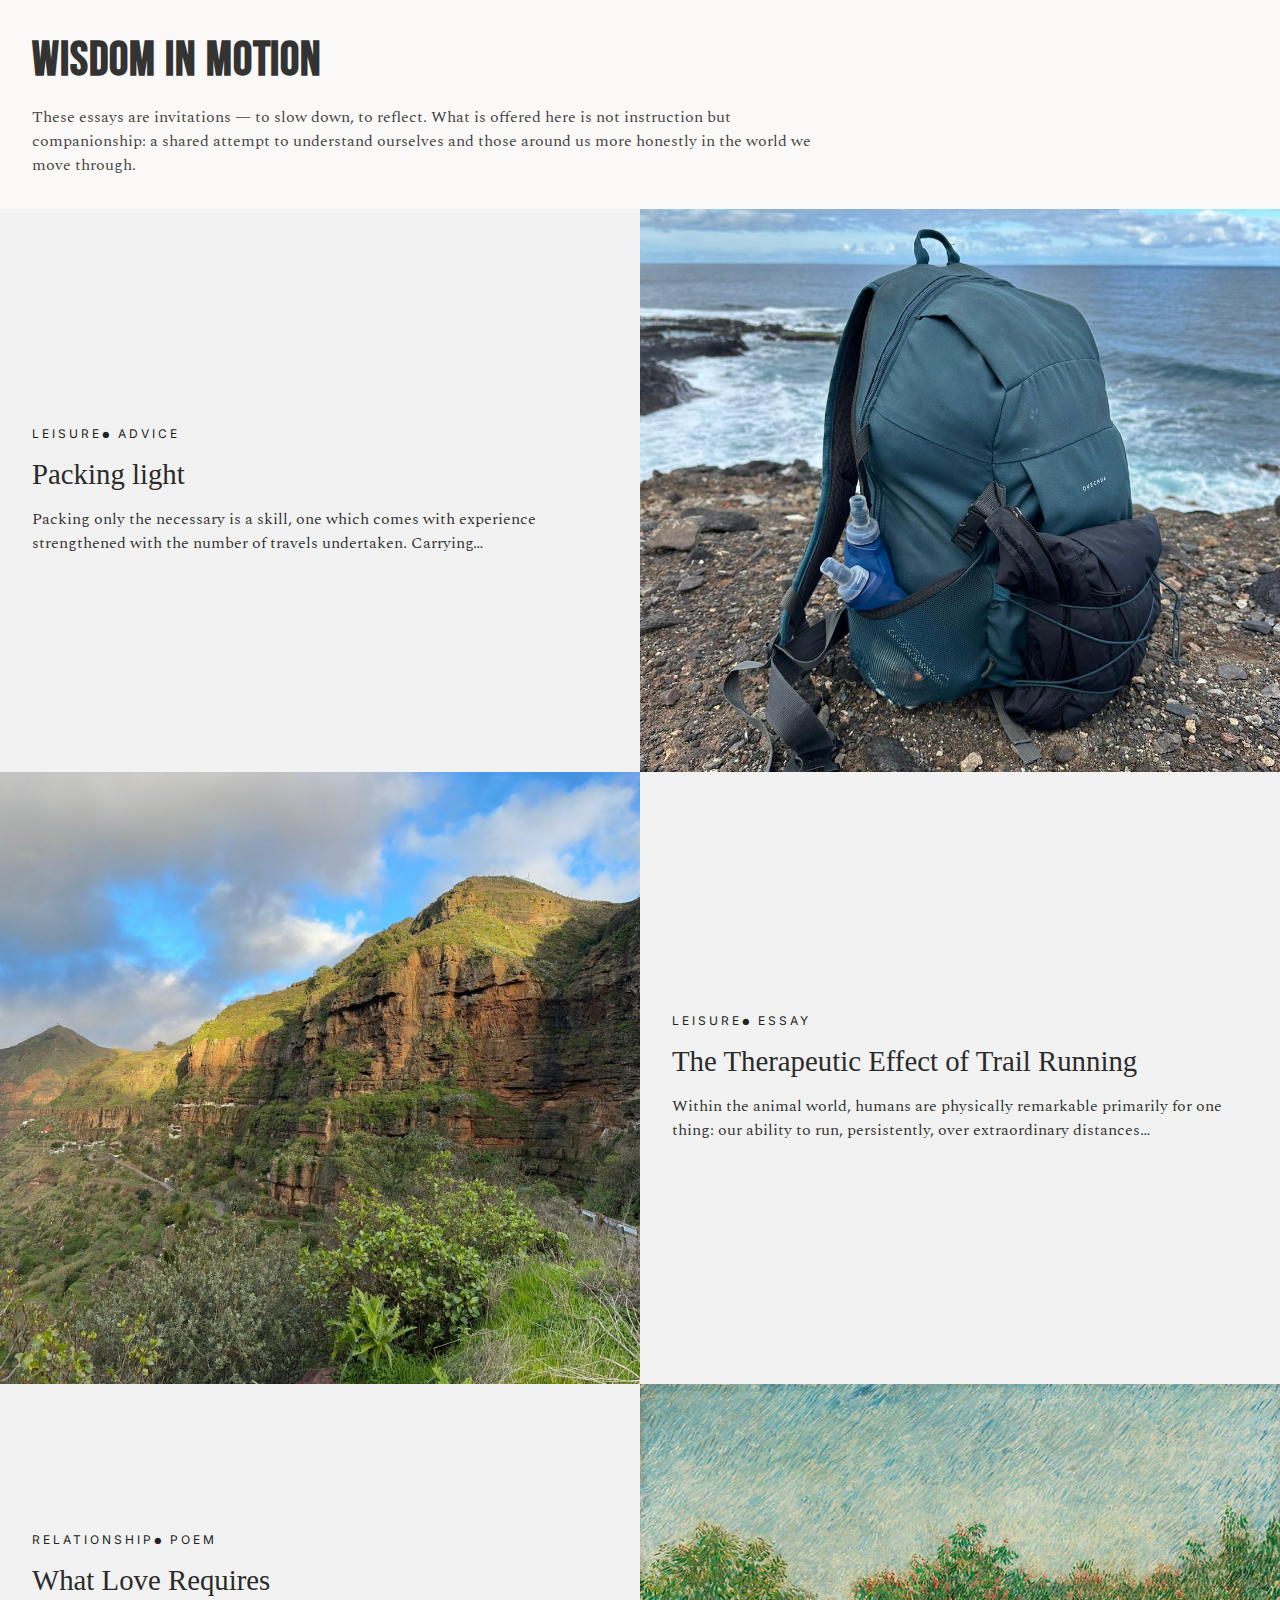
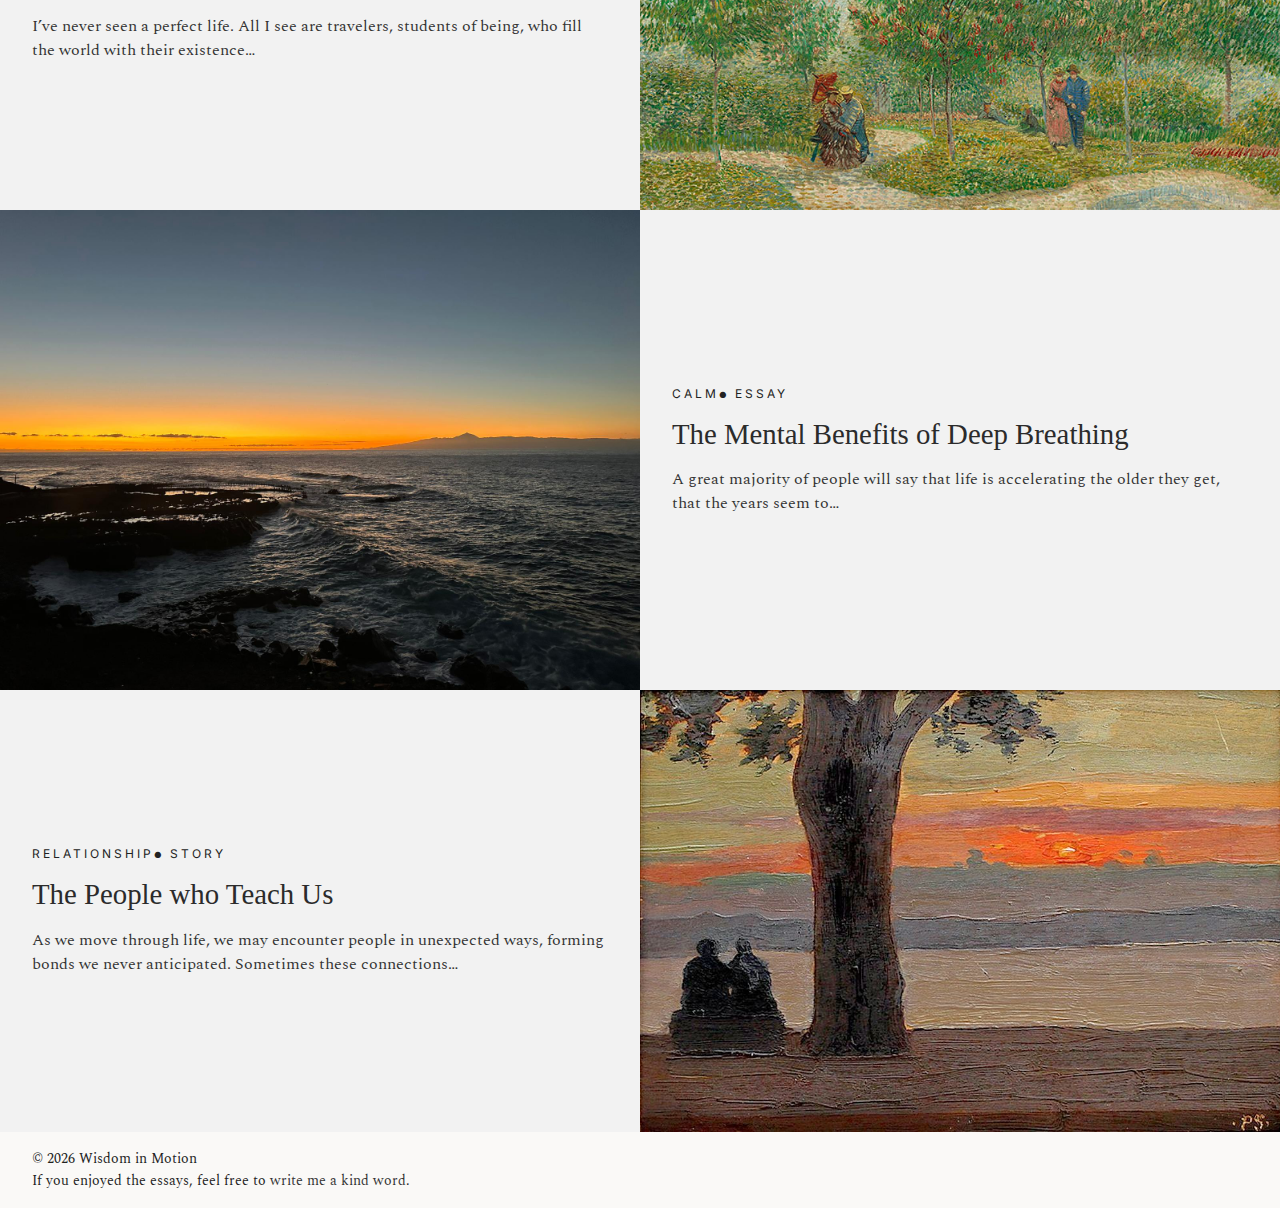
<file: index.html>
<!DOCTYPE html>
<html lang="en">
<head>
  <meta charset="UTF-8">
  <title>Wisdom in Motion</title>
  <link rel="stylesheet" href="index.css">
  <meta name="viewport" content="width=device-width, initial-scale=1.0">

  <!-- Google Analytics -->
  <script async src="https://www.googletagmanager.com/gtag/js?id=G-RS6DPMYXP1"></script>
  <script>
    window.dataLayer = window.dataLayer || [];
    function gtag(){dataLayer.push(arguments);}
    gtag('js', new Date());
    gtag('config', 'G-RS6DPMYXP1');
  </script>
  <!-- End Google Analytics -->

</head>
<body>

  <!-- SITE HEADER -->
  <header class="site-header">
    <h1>Wisdom in Motion</h1>
    <p class="intro-text">
      These essays are invitations — to slow down, to reflect. What is offered here is not instruction but companionship: a shared attempt to understand ourselves and those around us more honestly in the world we move through.
    </p>
  </header>

  <!-- MAIN CONTENT -->
  <main class="essay-list">

      <!-- 1. Trail Running Essay Preview (image right / text left) -->
<div class="essay-preview reverse">
  <div class="essay-image">
    <img src="images/rucksack.jpg" alt="30-liter rucksack packed for 2 1/2 weeks of travel">
  </div>

  <div class="essay-text">
   <nav class="article-index">leisure<span class="after">advice</span></nav>
    <h2><a href="essays/packing_light.html">Packing light</a></h2>
    <p>Packing only the necessary is a skill, one which comes with experience strengthened with the number of travels undertaken. Carrying…</p>
  </div>
</div>

    <!-- 1. Trail Running Essay Preview (image left / text right) -->
<div class="essay-preview">
  <div class="essay-image">
    <img src="images/el-hornillo.jpg" alt="View over El Hornillo">
  </div>

  <div class="essay-text">
   <nav class="article-index">leisure<span class="after">essay</span></nav>
    <h2><a href="essays/trail-running.html">The Therapeutic Effect of Trail Running</a></h2>
    <p>Within the animal world, humans are physically remarkable primarily for one thing: our ability to run, persistently, over extraordinary distances…</p>
  </div>
</div>

<!-- 2. Poem Essay Preview (image right / text left) -->
<div class="essay-preview reverse">
  <div class="essay-image">
    <img src="images/van-gogh-couple.jpg" alt="Poem image placeholder">
  </div>

  <div class="essay-text">
    <nav class="article-index">relationship<span class="after">poem</span></nav>
    <h2><a href="essays/poem.html">What Love Requires</a></h2>
    <p>I’ve never seen a perfect life. All I see are travelers, students of being, who fill the world with their existence…</p>
  </div>
</div>

    <!-- 1. The Mental Benefits of Deep Breathing Essay Preview (image left / text right) -->
<div class="essay-preview">
  <div class="essay-image">
    <img src="images/sunset_teide.jpg" alt="View over the Teide">
  </div>

  <div class="essay-text">
   <nav class="article-index">calm<span class="after">essay</span></nav>
    <h2><a href="essays/presence_through_breathing.html">The Mental Benefits of Deep Breathing</a></h2>
    <p>A great majority of people will say that life is accelerating the older they get, that the years seem to…</p>
  </div>
</div>

   <!-- 1. The People who teach us Essay Preview (image right / text left) -->
<div class="essay-preview reverse">
  <div class="essay-image">
    <img src="images/friendship_sunset.jpg" alt="Painting by Per (Pelle) Adolf Swedlund [1865-1947]">
  </div>

  <div class="essay-text">
   <nav class="article-index">relationship<span class="after">story</span></nav>
    <h2><a href="essays/people_who_teach_us.html">The People who Teach Us</a></h2>
    <p>As we move through life, we may encounter people in unexpected ways, forming bonds we never anticipated. Sometimes these connections…</p>
  </div>
</div>

  </main>

<footer>
  <p>&copy; 2026 Wisdom in Motion</p>
  <p class="footer-email">
    If you enjoyed the essays, feel free to <a href="mailto:thibaultkreutzer@yahoo.de">write me a kind word</a>.
  </p>
</footer>

</body>
</html>
</file>
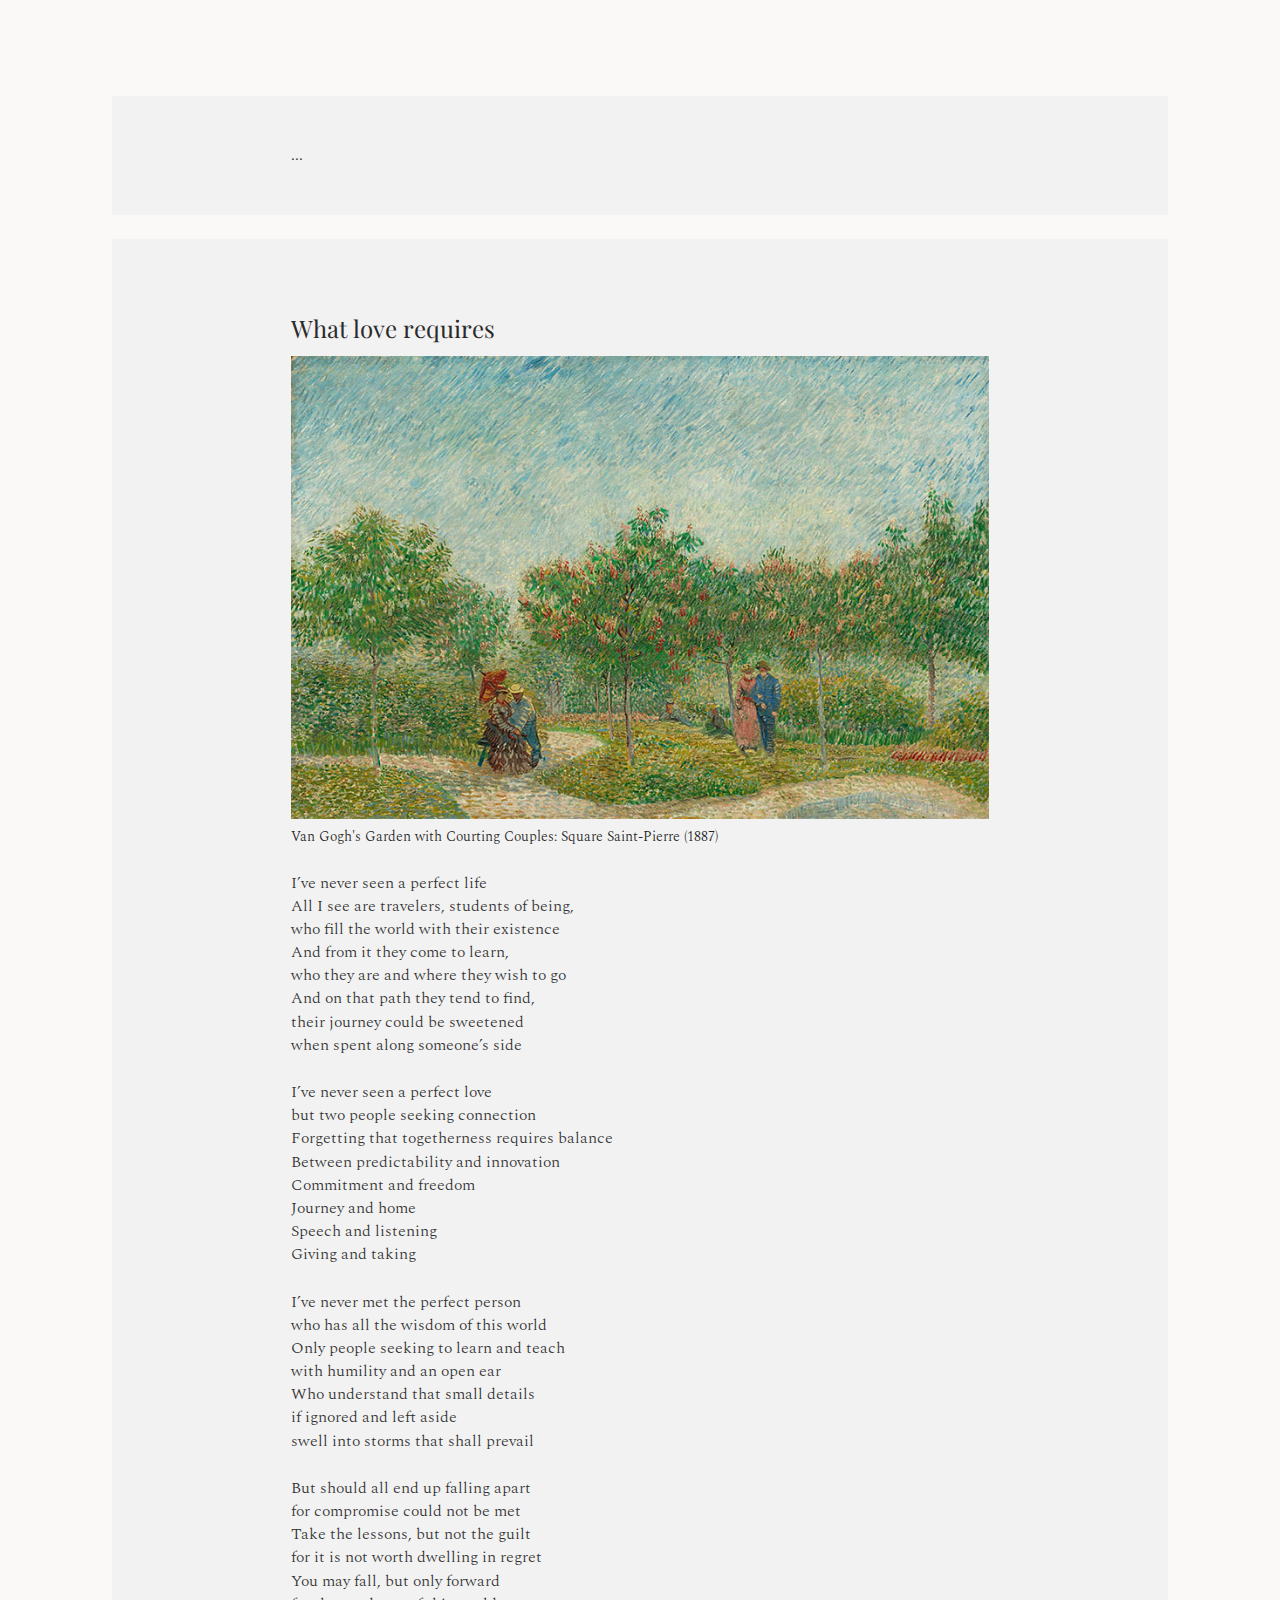
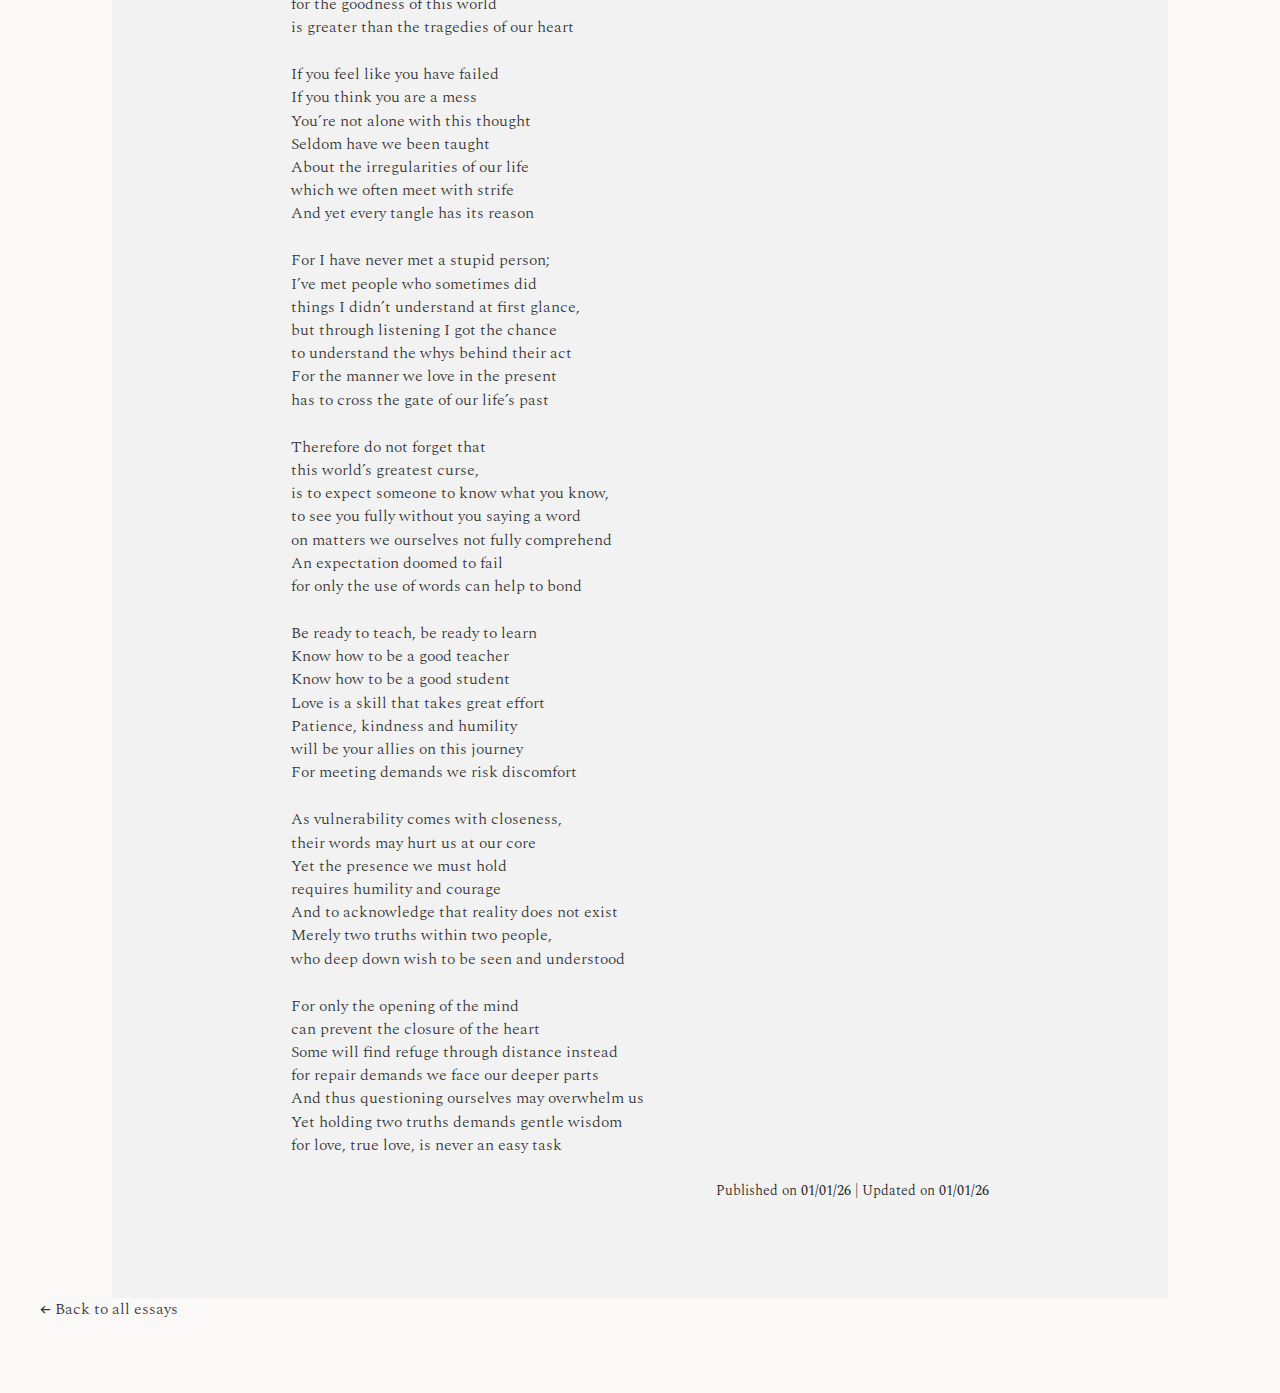
<file: poem.html>
<!DOCTYPE html>
<html lang="en">
<head>
  <meta charset="UTF-8">
  <title>What love requires</title>
  <link rel="stylesheet" href="../styles.css">
  <meta name="viewport" content="width=device-width, initial-scale=1.0">
</head>
<body>

  <article class="poem-article">
  <div class="poem">
    ...
  </div>
</article>

<main class="container">
  <article>

          <h2>What love requires</h2>

    <!-- Image independent of poem text -->
    <figure>
      <img src="../images/van-gogh-couple.jpg" alt="Van Gogh's Garden with Courting Couples">
      <figcaption>Van Gogh's Garden with Courting Couples: Square Saint-Pierre (1887)</figcaption>
    </figure>

    <!-- First part of poem -->
    <div class="poem">
      <p>I’ve never seen a perfect life<br>
      All I see are travelers, students of being,<br>
      who fill the world with their existence<br>
      And from it they come to learn,<br>
      who they are and where they wish to go<br>
      And on that path they tend to find,<br>
      their journey could be sweetened<br>
      when spent along someone’s side</p>

      <p>I’ve never seen a perfect love<br>
      but two people seeking connection<br>
      Forgetting that togetherness requires balance<br>
      Between predictability and innovation<br>
      Commitment and freedom<br>
      Journey and home<br>
      Speech and listening<br>
      Giving and taking</p>

      <p>I’ve never met the perfect person<br>
      who has all the wisdom of this world<br>
      Only people seeking to learn and teach<br>
      with humility and an open ear<br>
      Who understand that small details<br>
      if ignored and left aside<br>
      swell into storms that shall prevail</p>

      <p>But should all end up falling apart<br>
      for compromise could not be met<br>
      Take the lessons, but not the guilt<br>
      for it is not worth dwelling in regret<br>
      You may fall, but only forward<br>
      for the goodness of this world<br>
      is greater than the tragedies of our heart</p>

      <p>If you feel like you have failed<br>
      If you think you are a mess<br>
      You’re not alone with this thought<br>
      Seldom have we been taught<br>
      About the irregularities of our life<br>
      which we often meet with strife<br>
      And yet every tangle has its reason</p>

      <p>For I have never met a stupid person;<br>
      I’ve met people who sometimes did<br>
      things I didn’t understand at first glance,<br>
      but through listening I got the chance<br>
      to understand the whys behind their act<br>
      For the manner we love in the present<br>
      has to cross the gate of our life’s past</p>

      <p>Therefore do not forget that<br>
      this world’s greatest curse,<br>
      is to expect someone to know what you know,<br>
      to see you fully without you saying a word<br>
      on matters we ourselves not fully comprehend<br>
      An expectation doomed to fail<br>
      for only the use of words can help to bond</p>

      <p>Be ready to teach, be ready to learn<br>
      Know how to be a good teacher<br>
      Know how to be a good student<br>
      Love is a skill that takes great effort<br>
      Patience, kindness and humility<br>
      will be your allies on this journey<br>
      For meeting demands we risk discomfort</p>

      <p>As vulnerability comes with closeness,<br>
      their words may hurt us at our core<br>
      Yet the presence we must hold<br>
      requires humility and courage<br>
      And to acknowledge that reality does not exist<br>
      Merely two truths within two people,<br>
      who deep down wish to be seen and understood</p>

      <p>For only the opening of the mind<br>
      can prevent the closure of the heart<br>
      Some will find refuge through distance instead<br>
      for repair demands we face our deeper parts<br>
      And thus questioning ourselves may overwhelm us<br>
      Yet holding two truths demands gentle wisdom<br>
      for love, true love, is never an easy task</p>


    </div>

    <p class="meta">Published on <strong>01/01/26</strong> | Updated on <strong>01/01/26</strong></p>

  </article>

  <footer>
    <a href="../index.html">← Back to all essays</a>
  </footer>
</main>

</body>
</html>
</file>
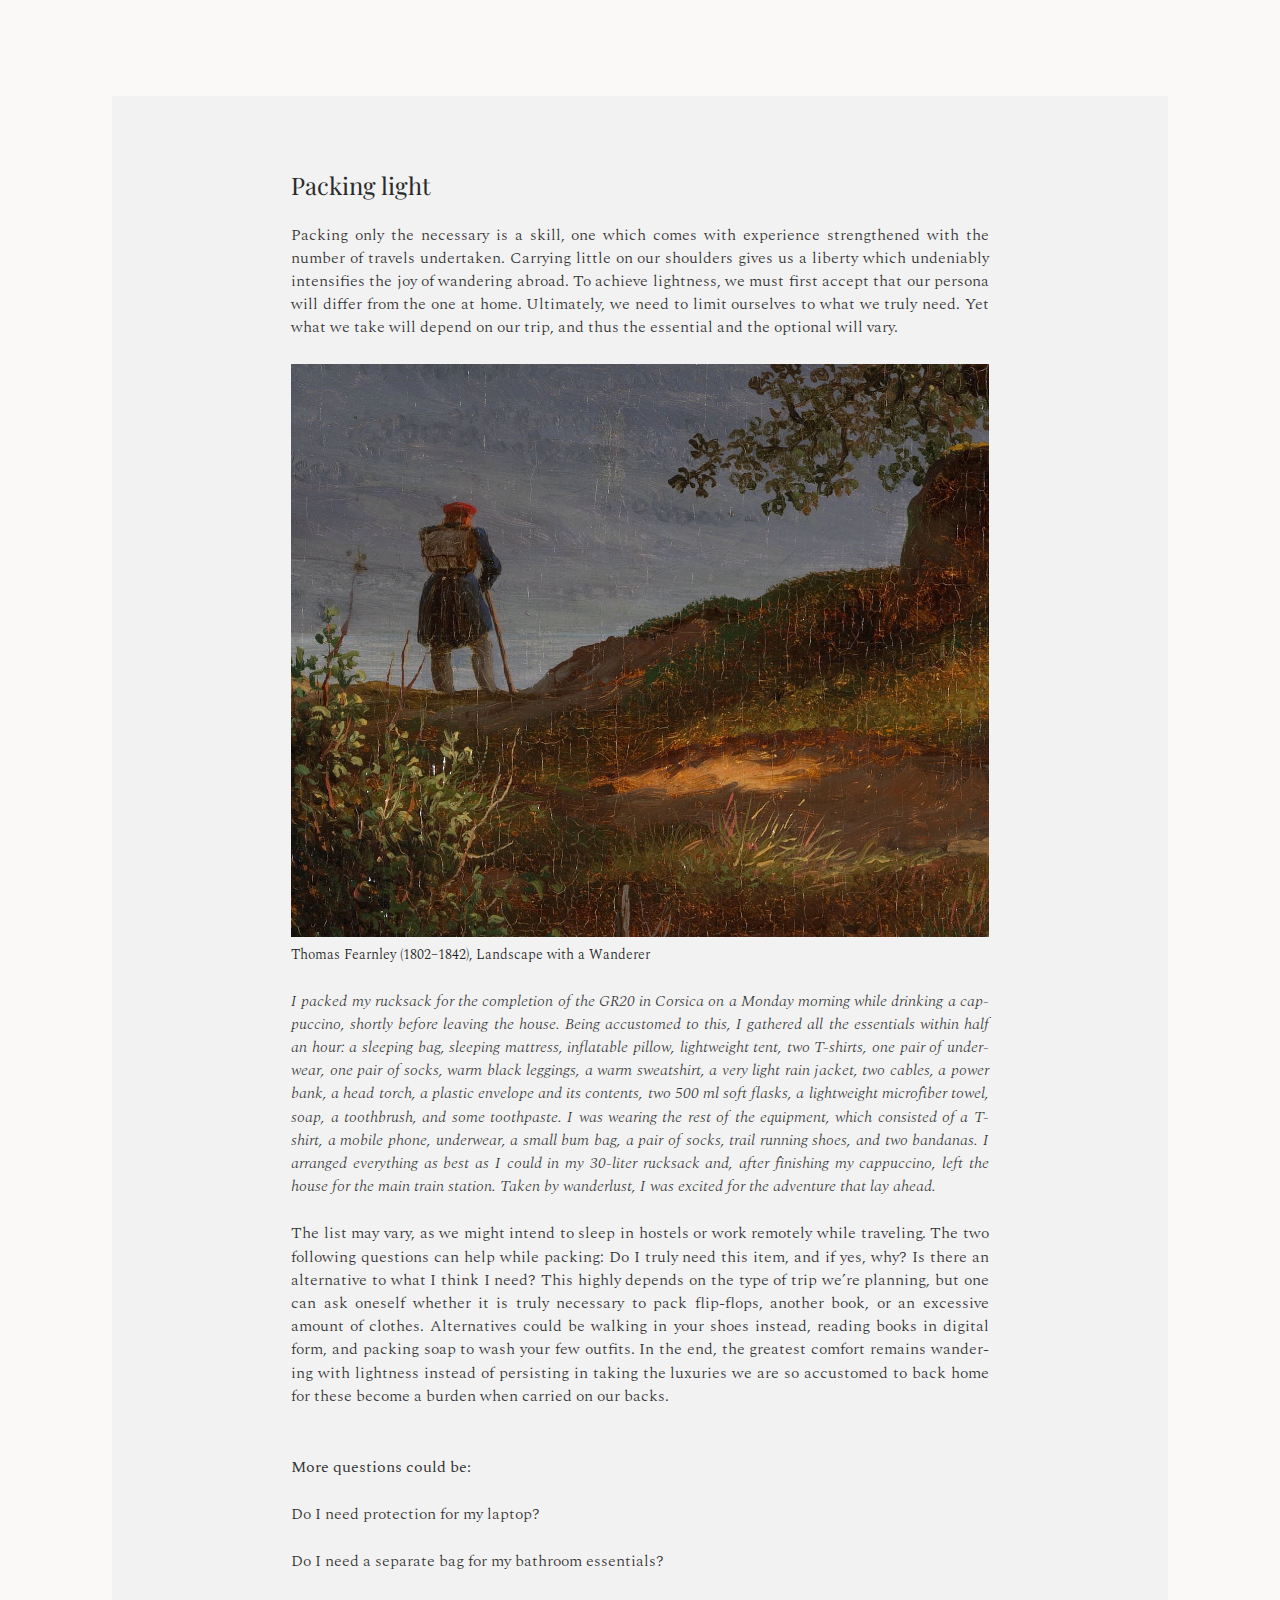
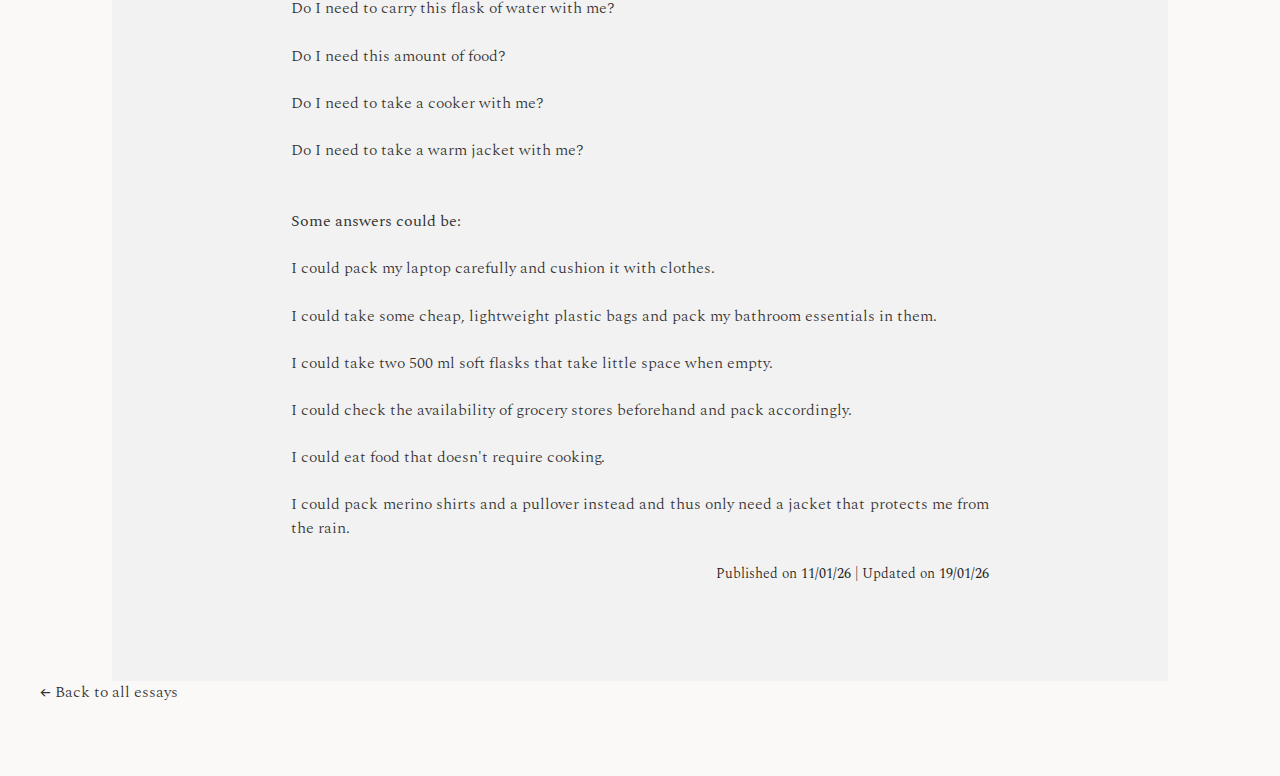
<file: essays/packing_light.html>
<!DOCTYPE html>
<html lang="en">
<head>
  <meta charset="UTF-8">
  <title>Packing light</title>
  <link rel="stylesheet" href="../styles.css?v=1">
  <meta name="viewport" content="width=device-width, initial-scale=1.0">
</head>
<body>

<main class="container">
  <article>
  <h2>Packing light</h2>

    <!-- Paste your paragraphs here -->
   <p>Packing only the necessary is a skill, one which comes with experience strengthened with the number of travels undertaken. Carrying little on our shoulders gives us a liberty which undeniably intensifies the joy of wandering abroad. To achieve lightness, we must first accept that our persona will differ from the one at home. Ultimately, we need to limit ourselves to what we truly need. Yet what we take will depend on our trip, and thus the essential and the optional will vary.</p>

 <figure>
  <img src="../images/fearnly_wanderer.jpg" alt="Thomas Fearnley (1802–1842), Landscape with a Wanderer">
  <figcaption>Thomas Fearnley (1802–1842), Landscape with a Wanderer</figcaption>
</figure>

<p><em>I packed my rucksack for the completion of the GR20 in Corsica on a Monday morning while drinking a cappuccino, shortly before leaving the house. Being accustomed to this, I gathered all the essentials within half an hour: a sleeping bag, sleeping mattress, inflatable pillow, lightweight tent, two T-shirts, one pair of underwear, one pair of socks, warm black leggings, a warm sweatshirt, a very light rain jacket, two cables, a power bank, a head torch, a plastic envelope and its contents, two 500 ml soft flasks, a lightweight microfiber towel, soap, a toothbrush, and some toothpaste. I was wearing the rest of the equipment, which consisted of a T-shirt, a mobile phone, underwear, a small bum bag, a pair of socks, trail running shoes, and two bandanas. I arranged everything as best as I could in my 30-liter rucksack and, after finishing my cappuccino, left the house for the main train station. Taken by wanderlust, I was excited for the adventure that lay ahead.</p></em>

<p style="margin-bottom: 3em;"> The list may vary, as we might intend to sleep in hostels or work remotely while traveling. The two following questions can help while packing: Do I truly need this item, and if yes, why? Is there an alternative to what I think I need? This highly depends on the type of trip we’re planning, but one can ask oneself whether it is truly necessary to pack flip-flops, another book, or an excessive amount of clothes. Alternatives could be walking in your shoes instead, reading books in digital form, and packing soap to wash your few outfits. In the end, the greatest comfort remains wandering with lightness instead of persisting in taking the luxuries we are so accustomed to back home for these become a burden when carried on our backs.</p>


<p><strong>More questions could be:</strong></p>

<p>Do I need protection for my laptop?</p>

<p>Do I need a separate bag for my bathroom essentials?</p>

<p>Do I need to carry this flask of water with me?</p>

<p>Do I need this amount of food?</p> 
    
<p>Do I need to take a cooker with me?</p>

<p style="margin-bottom: 3em;"> Do I need to take a warm jacket with me?</p>


<p><strong>Some answers could be: </strong></p>

<p>I could pack my laptop carefully and cushion it with clothes.</p>

<p>I could take some cheap, lightweight plastic bags and pack my bathroom essentials in them.</p>

<p>I could take two 500 ml soft flasks that take little space when empty.</p>

<p>I could check the availability of grocery stores beforehand and pack accordingly.</p>

<p>I could eat food that doesn't require cooking.</p>

<p>I could pack merino shirts and a pullover instead and thus only need a jacket that protects me from the rain.</p>

 <p class="meta">
      Published on <strong>11/01/26</strong> | Updated on <strong>19/01/26</strong>
    </p>

 </article>

<div class="essay-footer-container">
  <footer>
    <a href="../index.html">← Back to all essays</a>
  </footer>
</div>

</body>
</html>
</file>
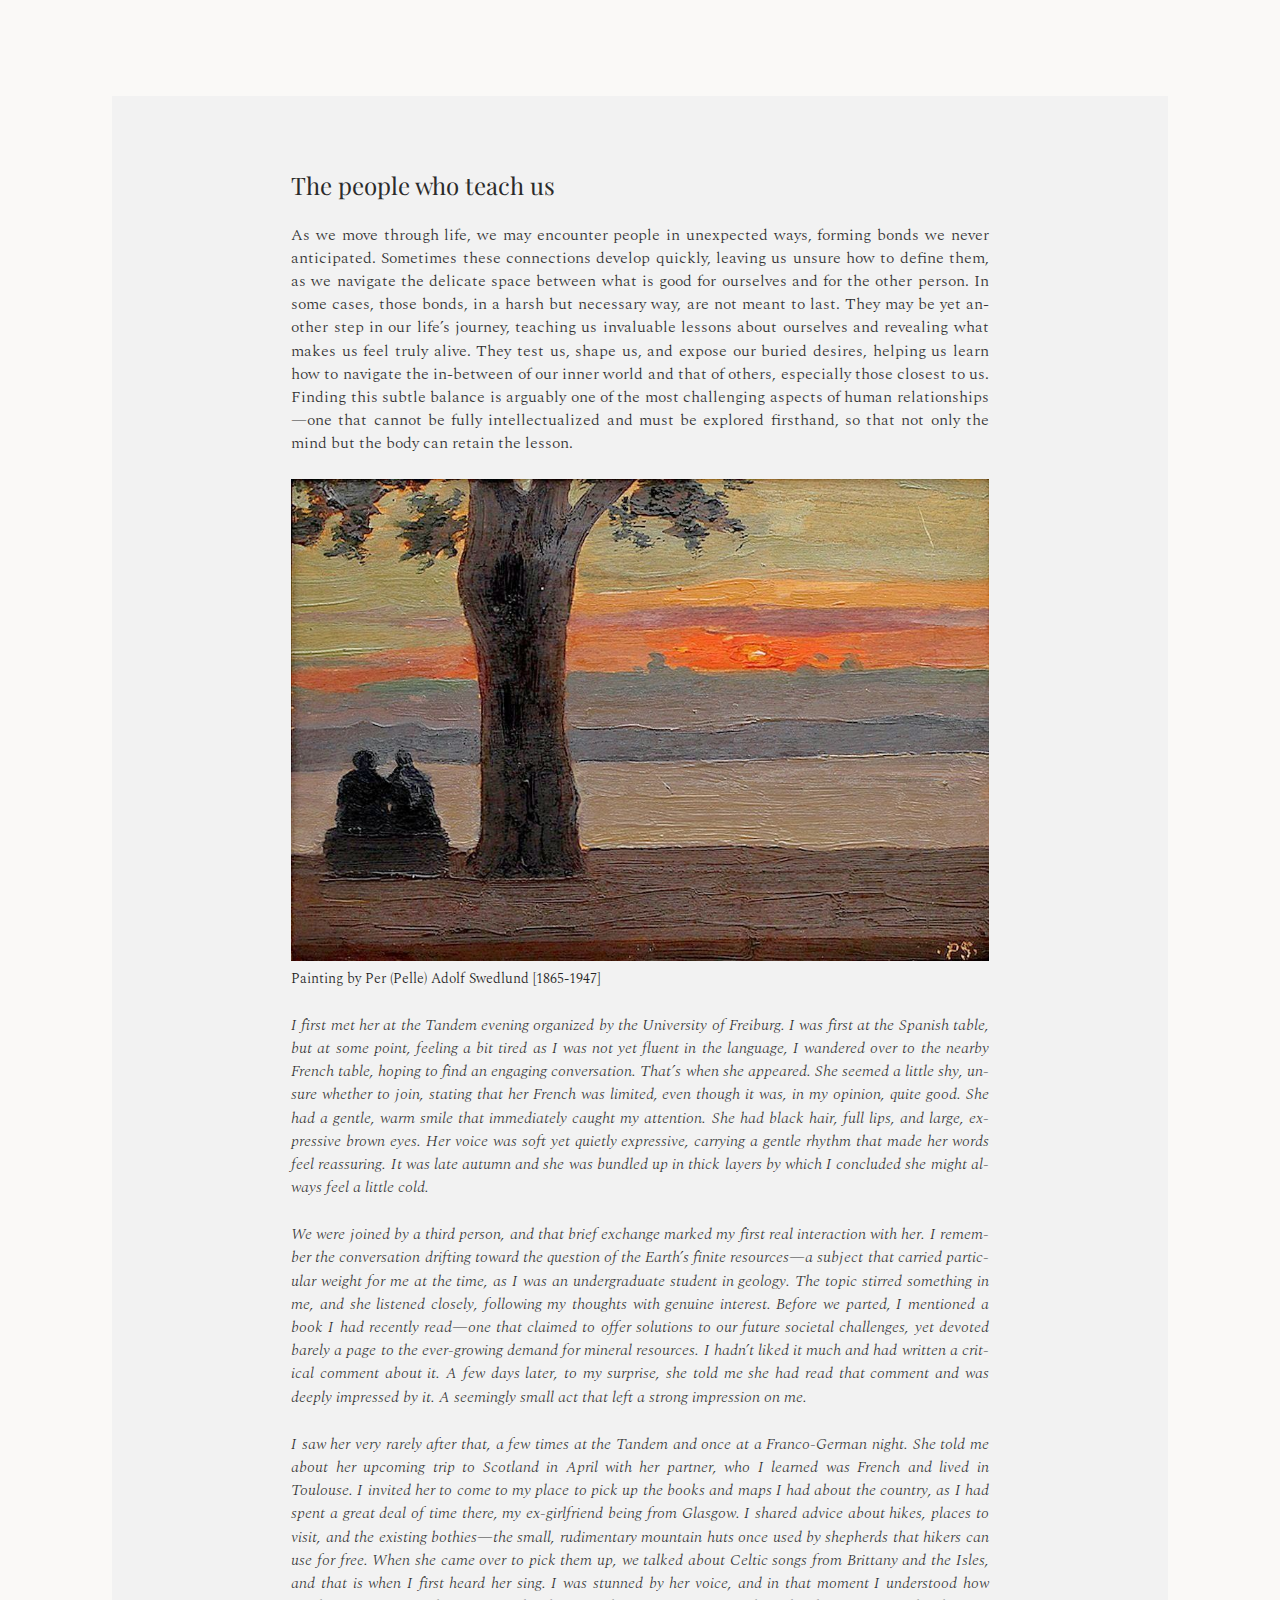
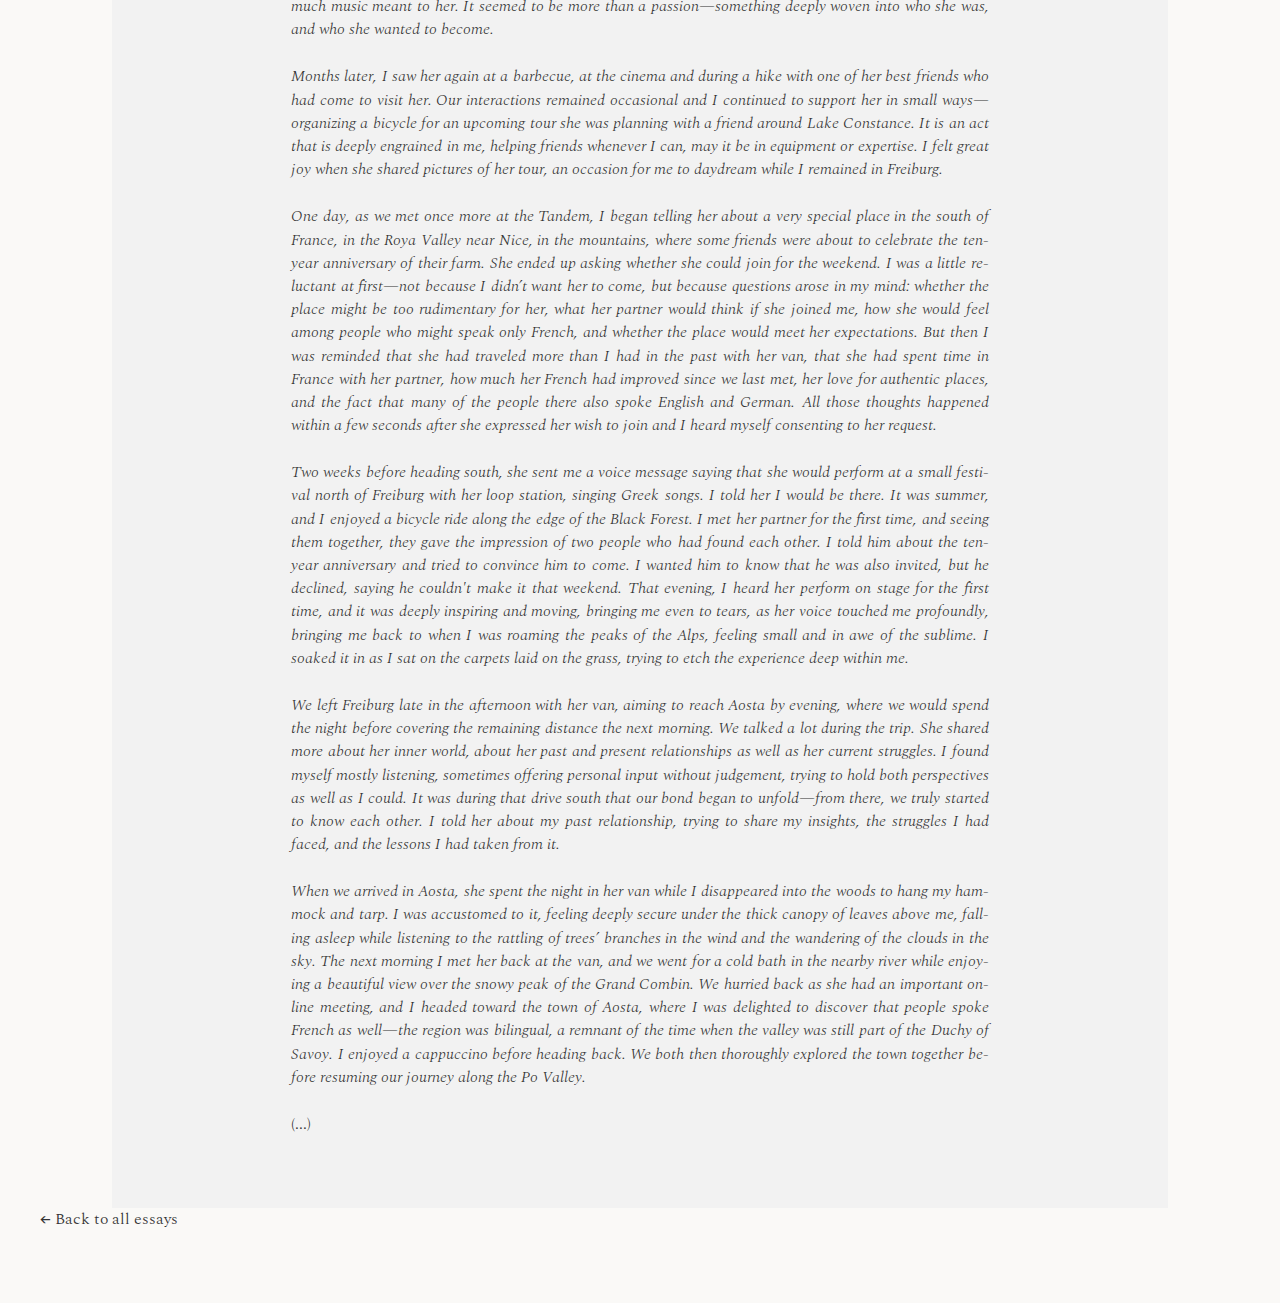
<file: essays/people_who_teach_us.html>
<!DOCTYPE html>
<html lang="en">
<head>
  <meta charset="UTF-8">
  <title>The people who teach us</title>
  <link rel="stylesheet" href="../styles.css?v=1">
  <meta name="viewport" content="width=device-width, initial-scale=1.0">
</head>
<body>

<main class="container">
  <article>
  <h2>The people who teach us</h2>

    <!-- Paste your paragraphs here -->
    <p>As we move through life, we may encounter people in unexpected ways, forming bonds we never anticipated. Sometimes these connections develop quickly, leaving us unsure how to define them, as we navigate the delicate space between what is good for ourselves and for the other person. In some cases, those bonds, in a harsh but necessary way, are not meant to last. They may be yet another step in our life’s journey, teaching us invaluable lessons about ourselves and revealing what makes us feel truly alive. They test us, shape us, and expose our buried desires, helping us learn how to navigate the in-between of our inner world and that of others, especially those closest to us. Finding this subtle balance is arguably one of the most challenging aspects of human relationships—one that cannot be fully intellectualized and must be explored firsthand, so that not only the mind but the body can retain the lesson.</p>

 <figure>
  <img src="../images/friendship_sunset.jpg" alt="Painting by Per (Pelle) Adolf Swedlund [1865-1947]">
  <figcaption>Painting by Per (Pelle) Adolf Swedlund [1865-1947]</figcaption>
</figure>

<p><em>I first met her at the Tandem evening organized by the University of Freiburg. I was first at the Spanish table, but at some point, feeling a bit tired as I was not yet fluent in the language, I wandered over to the nearby French table, hoping to find an engaging conversation. That’s when she appeared. She seemed a little shy, unsure whether to join, stating that her French was limited, even though it was, in my opinion, quite good. She had a gentle, warm smile that immediately caught my attention. She had black hair, full lips, and large, expressive brown eyes. Her voice was soft yet quietly expressive, carrying a gentle rhythm that made her words feel reassuring. It was late autumn and she was bundled up in thick layers by which I concluded she might always feel a little cold.</em></p>

<p><em>We were joined by a third person, and that brief exchange marked my first real interaction with her. I remember the conversation drifting toward the question of the Earth’s finite resources—a subject that carried particular weight for me at the time, as I was an undergraduate student in geology. The topic stirred something in me, and she listened closely, following my thoughts with genuine interest. Before we parted, I mentioned a book I had recently read—one that claimed to offer solutions to our future societal challenges, yet devoted barely a page to the ever-growing demand for mineral resources. I hadn’t liked it much and had written a critical comment about it. A few days later, to my surprise, she told me she had read that comment and was deeply impressed by it. A seemingly small act that left a strong impression on me.</em></p>

<p><em>I saw her very rarely after that, a few times at the Tandem and once at a Franco-German night. She told me about her upcoming trip to Scotland in April with her partner, who I learned was French and lived in Toulouse. I invited her to come to my place to pick up the books and maps I had about the country, as I had spent a great deal of time there, my ex-girlfriend being from Glasgow. I shared advice about hikes, places to visit, and the existing bothies—the small, rudimentary mountain huts once used by shepherds that hikers can use for free. When she came over to pick them up, we talked about Celtic songs from Brittany and the Isles, and that is when I first heard her sing. I was stunned by her voice, and in that moment I understood how much music meant to her. It seemed to be more than a passion—something deeply woven into who she was, and who she wanted to become.</em></p>

<p><em>Months later, I saw her again at a barbecue, at the cinema and during a hike with one of her best friends who had come to visit her. Our interactions remained occasional and I continued to support her in small ways—organizing a bicycle for an upcoming tour she was planning with a friend around Lake Constance. It is an act that is deeply engrained in me, helping friends whenever I can, may it be in equipment or expertise. I felt great joy when she shared pictures of her tour, an occasion for me to daydream while I remained in Freiburg.</em></p>

<p><em>One day, as we met once more at the Tandem, I began telling her about a very special place in the south of France, in the Roya Valley near Nice, in the mountains, where some friends were about to celebrate the ten-year anniversary of their farm. She ended up asking whether she could join for the weekend. I was a little reluctant at first—not because I didn’t want her to come, but because questions arose in my mind: whether the place might be too rudimentary for her, what her partner would think if she joined me, how she would feel among people who might speak only French, and whether the place would meet her expectations. But then I was reminded that she had traveled more than I had in the past with her van, that she had spent time in France with her partner, how much her French had improved since we last met, her love for authentic places, and the fact that many of the people there also spoke English and German. All those thoughts happened within a few seconds after she expressed her wish to join and I heard myself consenting to her request.</em></p>

<p><em>Two weeks before heading south, she sent me a voice message saying that she would perform at a small festival north of Freiburg with her loop station, singing Greek songs. I told her I would be there. It was summer, and I enjoyed a bicycle ride along the edge of the Black Forest. I met her partner for the first time, and seeing them together, they gave the impression of two people who had found each other. I told him about the ten-year anniversary and tried to convince him to come. I wanted him to know that he was also invited, but he declined, saying he couldn't make it that weekend. That evening, I heard her perform on stage for the first time, and it was deeply inspiring and moving, bringing me even to tears, as her voice touched me profoundly, bringing me back to when I was roaming the peaks of the Alps, feeling small and in awe of the sublime. I soaked it in as I sat on the carpets laid on the grass, trying to etch the experience deep within me.</em></p>

<p><em>We left Freiburg late in the afternoon with her van, aiming to reach Aosta by evening, where we would spend the night before covering the remaining distance the next morning. We talked a lot during the trip. She shared more about her inner world, about her past and present relationships as well as her current struggles. I found myself mostly listening, sometimes offering personal input without judgement, trying to hold both perspectives as well as I could. It was during that drive south that our bond began to unfold—from there, we truly started to know each other. I told her about my past relationship, trying to share my insights, the struggles I had faced, and the lessons I had taken from it.</em></p>

<p><em>When we arrived in Aosta, she spent the night in her van while I disappeared into the woods to hang my hammock and tarp. I was accustomed to it, feeling deeply secure under the thick canopy of leaves above me, falling asleep while listening to the rattling of trees’ branches in the wind and the wandering of the clouds in the sky. The next morning I met her back at the van, and we went for a cold bath in the nearby river while enjoying a beautiful view over the snowy peak of the Grand Combin. We hurried back as she had an important online meeting, and I headed toward the town of Aosta, where I was delighted to discover that people spoke French as well—the region was bilingual, a remnant of the time when the valley was still part of the Duchy of Savoy. I enjoyed a cappuccino before heading back. We both then thoroughly explored the town together before resuming our journey along the Po Valley.</em></p>

<p><em></em></p>

<p>(...)</p>

 </article>

<div class="essay-footer-container">
  <footer>
    <a href="../index.html">← Back to all essays</a>
  </footer>
</div>

</body>
</html>
</file>
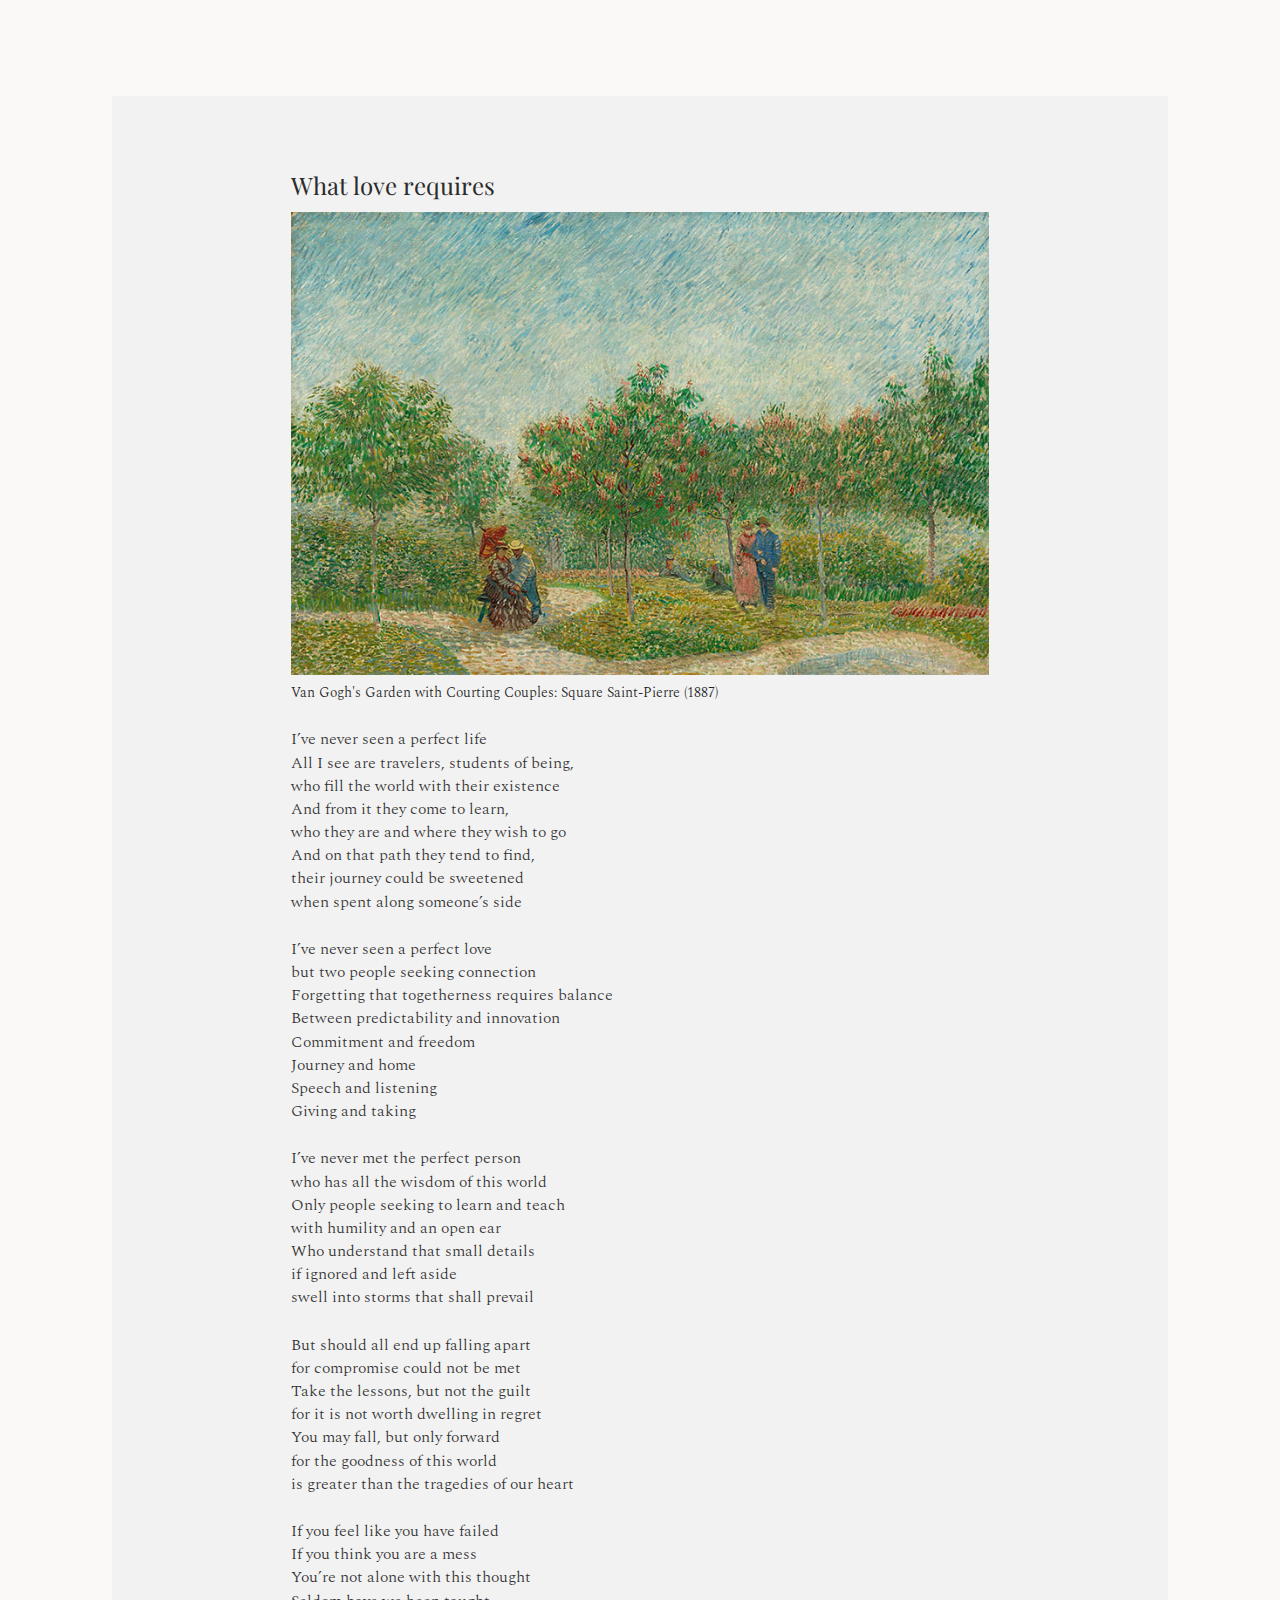
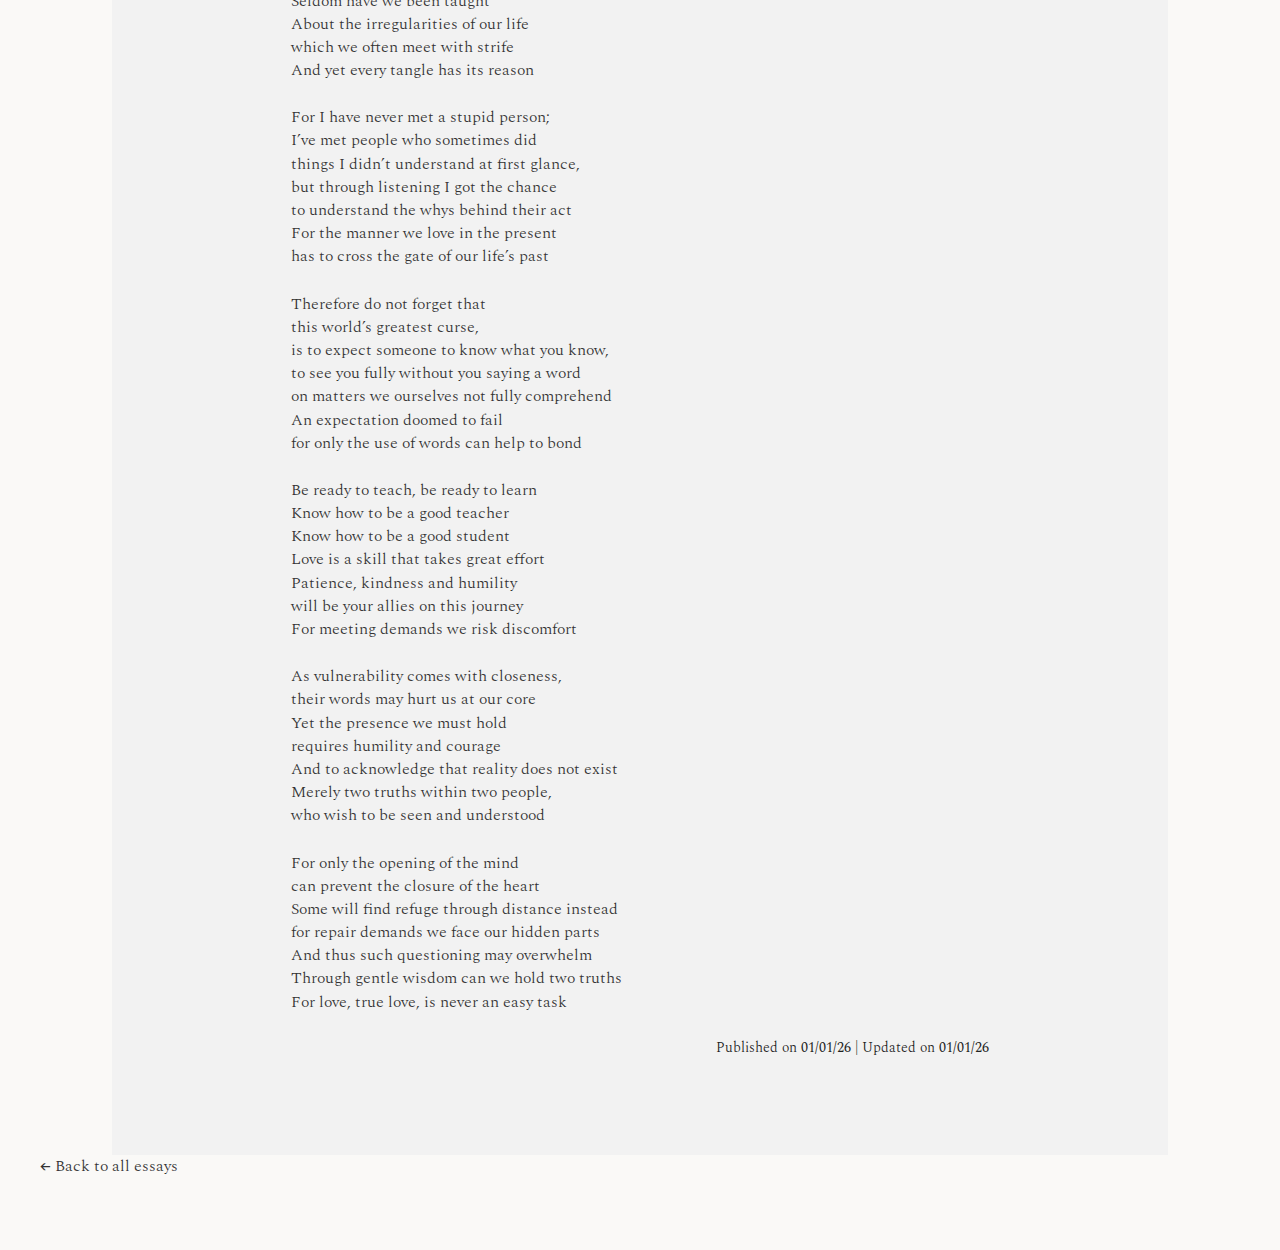
<file: essays/poem.html>
<!DOCTYPE html>
<html lang="en">
<head>
  <meta charset="UTF-8">
  <title>What love requires</title>
  <link rel="stylesheet" href="../styles.css">
  <meta name="viewport" content="width=device-width, initial-scale=1.0">
</head>
<body>

<main class="container">
  <article class="poem-article">

          <h2>What love requires</h2>

    <!-- Image independent of poem text -->
    <figure>
      <img src="../images/van-gogh-couple.jpg" alt="Van Gogh's Garden with Courting Couples">
      <figcaption>Van Gogh's Garden with Courting Couples: Square Saint-Pierre (1887)</figcaption>
    </figure>

    <!-- First part of poem -->
    <div class="poem">
      <p>I’ve never seen a perfect life<br>
      All I see are travelers, students of being,<br>
      who fill the world with their existence<br>
      And from it they come to learn,<br>
      who they are and where they wish to go<br>
      And on that path they tend to find,<br>
      their journey could be sweetened<br>
      when spent along someone’s side</p>

      <p>I’ve never seen a perfect love<br>
      but two people seeking connection<br>
      Forgetting that togetherness requires balance<br>
      Between predictability and innovation<br>
      Commitment and freedom<br>
      Journey and home<br>
      Speech and listening<br>
      Giving and taking</p>

      <p>I’ve never met the perfect person<br>
      who has all the wisdom of this world<br>
      Only people seeking to learn and teach<br>
      with humility and an open ear<br>
      Who understand that small details<br>
      if ignored and left aside<br>
      swell into storms that shall prevail</p>

      <p>But should all end up falling apart<br>
      for compromise could not be met<br>
      Take the lessons, but not the guilt<br>
      for it is not worth dwelling in regret<br>
      You may fall, but only forward<br>
      for the goodness of this world<br>
      is greater than the tragedies of our heart</p>

      <p>If you feel like you have failed<br>
      If you think you are a mess<br>
      You’re not alone with this thought<br>
      Seldom have we been taught<br>
      About the irregularities of our life<br>
      which we often meet with strife<br>
      And yet every tangle has its reason</p>

      <p>For I have never met a stupid person;<br>
      I’ve met people who sometimes did<br>
      things I didn’t understand at first glance,<br>
      but through listening I got the chance<br>
      to understand the whys behind their act<br>
      For the manner we love in the present<br>
      has to cross the gate of our life’s past</p>

      <p>Therefore do not forget that<br>
      this world’s greatest curse,<br>
      is to expect someone to know what you know,<br>
      to see you fully without you saying a word<br>
      on matters we ourselves not fully comprehend<br>
      An expectation doomed to fail<br>
      for only the use of words can help to bond</p>

      <p>Be ready to teach, be ready to learn<br>
      Know how to be a good teacher<br>
      Know how to be a good student<br>
      Love is a skill that takes great effort<br>
      Patience, kindness and humility<br>
      will be your allies on this journey<br>
      For meeting demands we risk discomfort</p>

      <p>As vulnerability comes with closeness,<br>
      their words may hurt us at our core<br>
      Yet the presence we must hold<br>
      requires humility and courage<br>
      And to acknowledge that reality does not exist<br>
      Merely two truths within two people,<br>
      who wish to be seen and understood</p>

      <p>For only the opening of the mind<br>
      can prevent the closure of the heart<br>
      Some will find refuge through distance instead<br>
      for repair demands we face our hidden parts<br>
      And thus such questioning may overwhelm<br>
      Through gentle wisdom can we hold two truths<br>
      For love, true love, is never an easy task</p>


    </div>

    <p class="meta">Published on <strong>01/01/26</strong> | Updated on <strong>01/01/26</strong></p>

  </article>

  <footer>
    <a href="../index.html">← Back to all essays</a>
  </footer>
</main>

</body>
</html>
</file>
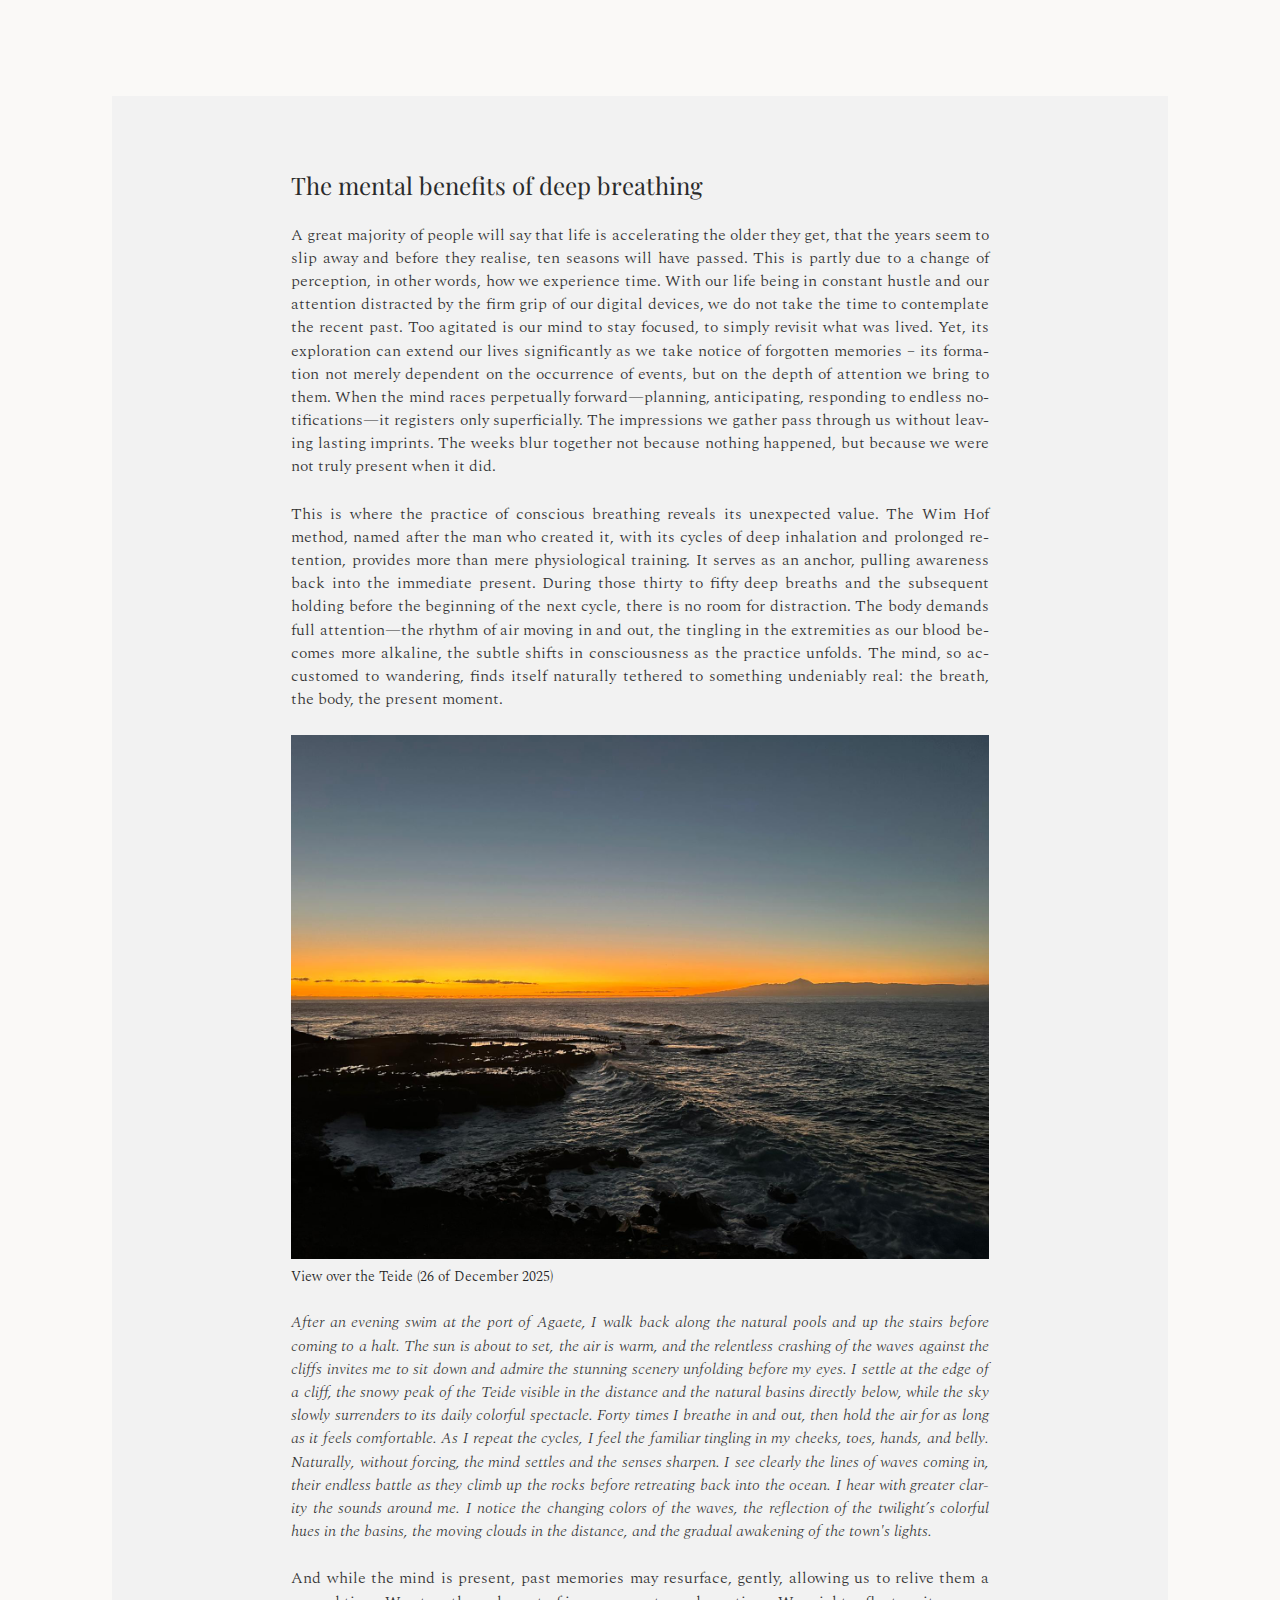
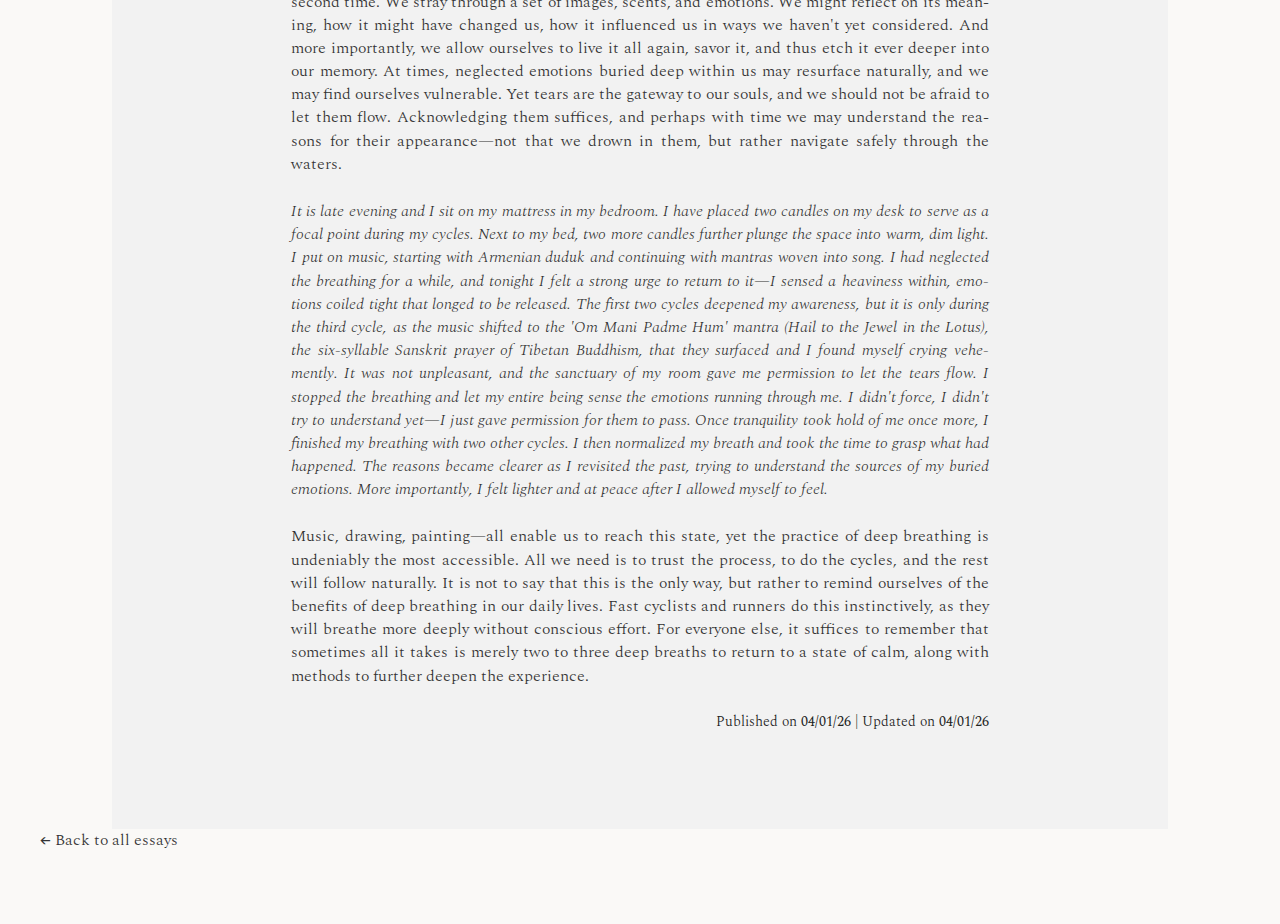
<file: essays/presence_through_breathing.html>
<!DOCTYPE html>
<html lang="en">
<head>
  <meta charset="UTF-8">
  <title>The mental benefits of deep breathing</title>
  <link rel="stylesheet" href="../styles.css?v=1">
  <meta name="viewport" content="width=device-width, initial-scale=1.0">
</head>
<body>

<main class="container">
  <article>
  <h2>The mental benefits of deep breathing</h2>

    <!-- Paste your paragraphs here -->
    <p>A great majority of people will say that life is accelerating the older they get, that the years seem to slip away and before they realise, ten seasons will have passed. This is partly due to a change of perception, in other words, how we experience time. With our life being in constant hustle and our attention distracted by the firm grip of our digital devices, we do not take the time to contemplate the recent past. Too agitated is our mind to stay focused, to simply revisit what was lived. Yet, its exploration can extend our lives significantly as we take notice of forgotten memories – its formation not merely dependent on the occurrence of events, but on the depth of attention we bring to them. When the mind races perpetually forward—planning, anticipating, responding to endless notifications—it registers only superficially. The impressions we gather pass through us without leaving lasting imprints. The weeks blur together not because nothing happened, but because we were not truly present when it did.</p>
      
      <p>This is where the practice of conscious breathing reveals its unexpected value. The Wim Hof method, named after the man who created it, with its cycles of deep inhalation and prolonged retention, provides more than mere physiological training. It serves as an anchor, pulling awareness back into the immediate present. During those thirty to fifty deep breaths and the subsequent holding before the beginning of the next cycle, there is no room for distraction. The body demands full attention—the rhythm of air moving in and out, the tingling in the extremities as our blood becomes more alkaline, the subtle shifts in consciousness as the practice unfolds. The mind, so accustomed to wandering, finds itself naturally tethered to something undeniably real: the breath, the body, the present moment.</p>

 <figure>
  <img src="../images/sunset_teide.jpg" alt="View over the Teide">
  <figcaption>View over the Teide (26 of December 2025)</figcaption>
</figure>

        <p><em>After an evening swim at the port of Agaete, I walk back along the natural pools and up the stairs before coming to a halt. The sun is about to set, the air is warm, and the relentless crashing of the waves against the cliffs invites me to sit down and admire the stunning scenery unfolding before my eyes. I settle at the edge of a cliff, the snowy peak of the Teide visible in the distance and the natural basins directly below, while the sky slowly surrenders to its daily colorful spectacle. Forty times I breathe in and out, then hold the air for as long as it feels comfortable. As I repeat the cycles, I feel the familiar tingling in my cheeks, toes, hands, and belly. Naturally, without forcing, the mind settles and the senses sharpen. I see clearly the lines of waves coming in, their endless battle as they climb up the rocks before retreating back into the ocean. I hear with greater clarity the sounds around me. I notice the changing colors of the waves, the reflection of the twilight’s colorful hues in the basins, the moving clouds in the distance, and the gradual awakening of the town's lights.</em></p>

          <p>And while the mind is present, past memories may resurface, gently, allowing us to relive them a second time. We stray through a set of images, scents, and emotions. We might reflect on its meaning, how it might have changed us, how it influenced us in ways we haven't yet considered. And more importantly, we allow ourselves to live it all again, savor it, and thus etch it ever deeper into our memory. At times, neglected emotions buried deep within us may resurface naturally, and we may find ourselves vulnerable. Yet tears are the gateway to our souls, and we should not be afraid to let them flow. Acknowledging them suffices, and perhaps with time we may understand the reasons for their appearance—not that we drown in them, but rather navigate safely through the waters.</p>

            <p><em>It is late evening and I sit on my mattress in my bedroom. I have placed two candles on my desk to serve as a focal point during my cycles. Next to my bed, two more candles further plunge the space into warm, dim light. I put on music, starting with Armenian duduk and continuing with mantras woven into song. I had neglected the breathing for a while, and tonight I felt a strong urge to return to it—I sensed a heaviness within, emotions coiled tight that longed to be released. The first two cycles deepened my awareness, but it is only during the third cycle, as the music shifted to the 'Om Mani Padme Hum' mantra (Hail to the Jewel in the Lotus), the six-syllable Sanskrit prayer of Tibetan Buddhism, that they surfaced and I found myself crying vehemently. It was not unpleasant, and the sanctuary of my room gave me permission to let the tears flow. I stopped the breathing and let my entire being sense the emotions running through me. I didn't force, I didn't try to understand yet—I just gave permission for them to pass. Once tranquility took hold of me once more, I finished my breathing with two other cycles. I then normalized my breath and took the time to grasp what had happened. The reasons became clearer as I revisited the past, trying to understand the sources of my buried emotions. More importantly, I felt lighter and at peace after I allowed myself to feel.</em></p>

              <p>Music, drawing, painting—all enable us to reach this state, yet the practice of deep breathing is undeniably the most accessible. All we need is to trust the process, to do the cycles, and the rest will follow naturally. It is not to say that this is the only way, but rather to remind ourselves of the benefits of deep breathing in our daily lives. Fast cyclists and runners do this instinctively, as they will breathe more deeply without conscious effort. For everyone else, it suffices to remember that sometimes all it takes is merely two to three deep breaths to return to a state of calm, along with methods to further deepen the experience.</p>

    <p class="meta">
      Published on <strong>04/01/26</strong> | Updated on <strong>04/01/26</strong>
    </p>

 </article>

<div class="essay-footer-container">
  <footer>
    <a href="../index.html">← Back to all essays</a>
  </footer>
</div>

</body>
</html>
</file>
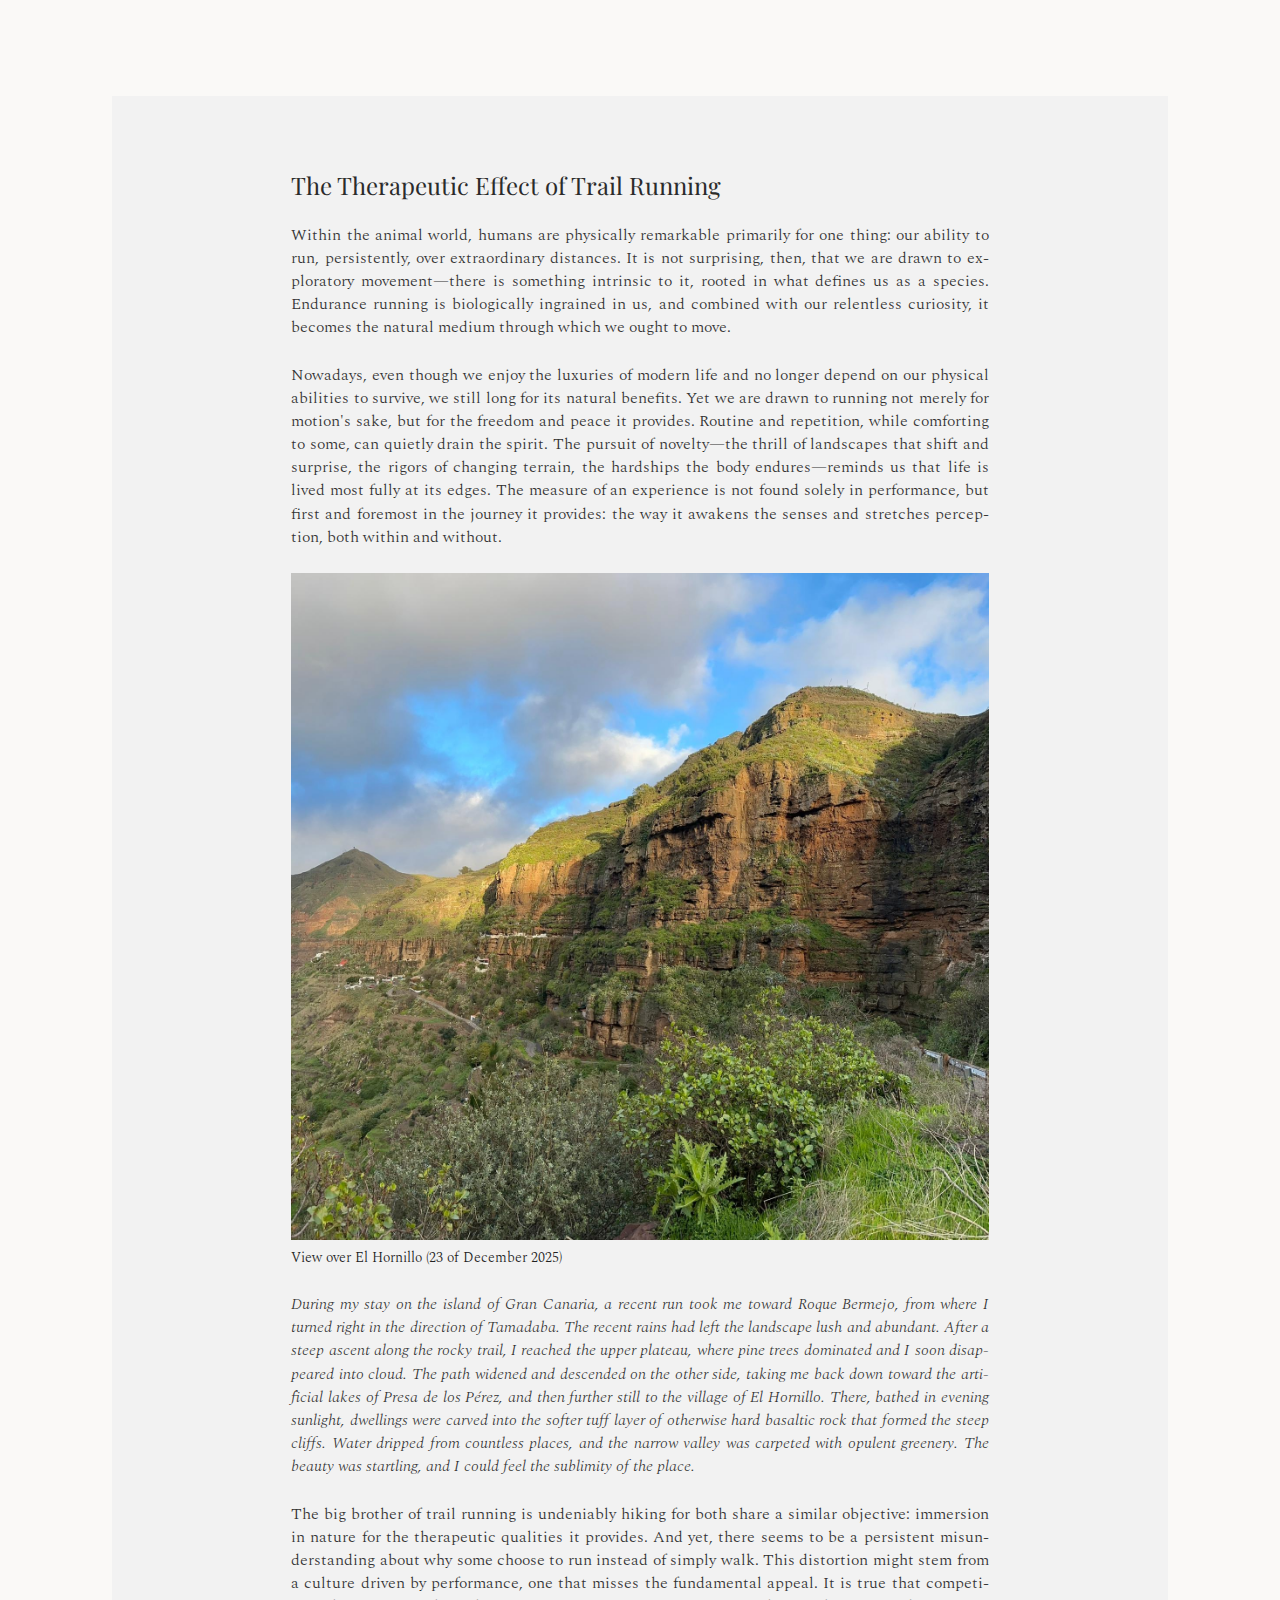
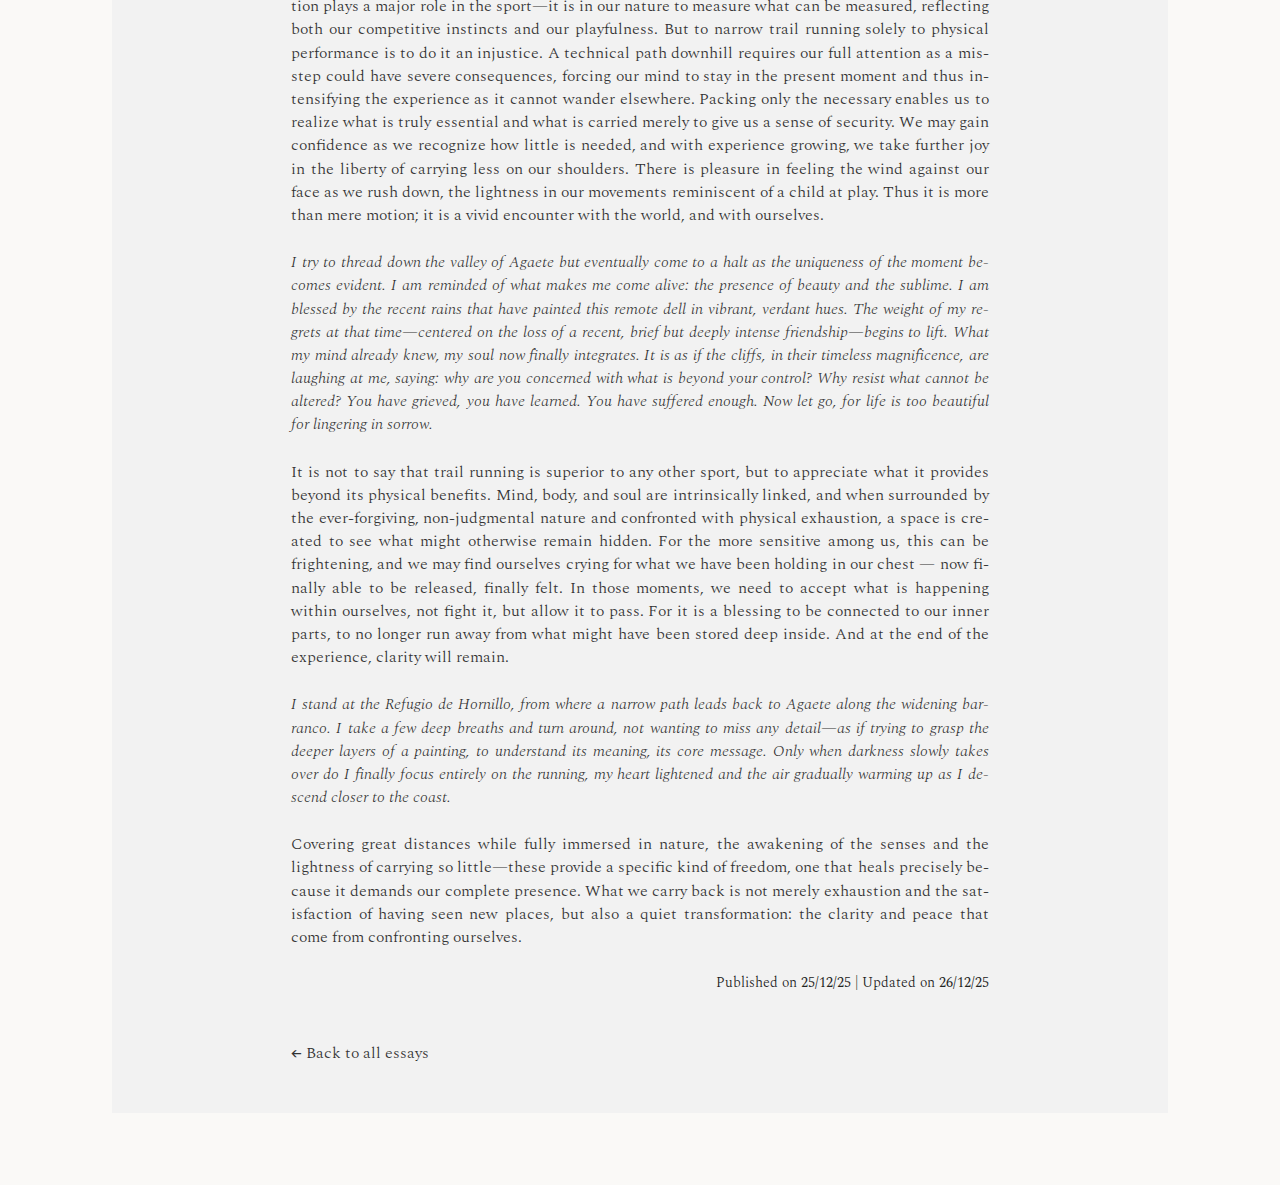
<file: essays/trail-running.html>
<!DOCTYPE html>
<html lang="en">
<head>
  <meta charset="UTF-8">
  <title>The therapeutic effect of trail running</title>
  <link rel="stylesheet" href="../styles.css">
  <meta name="viewport" content="width=device-width, initial-scale=1.0">
</head>
<body>

<main class="container">
  <article>
  <h2>The Therapeutic Effect of Trail Running</h2>

    <!-- Paste your paragraphs here -->
    <p>Within the animal world, humans are physically remarkable primarily for one thing: our ability to run, persistently, over extraordinary distances. It is not surprising, then, that we are drawn to exploratory movement—there is something intrinsic to it, rooted in what defines us as a species. Endurance running is biologically ingrained in us, and combined with our relentless curiosity, it becomes the natural medium through which we ought to move.</p>

      <p>Nowadays, even though we enjoy the luxuries of modern life and no longer depend on our physical abilities to survive, we still long for its natural benefits. Yet we are drawn to running not merely for motion's sake, but for the freedom and peace it provides. Routine and repetition, while comforting to some, can quietly drain the spirit. The pursuit of novelty—the thrill of landscapes that shift and surprise, the rigors of changing terrain, the hardships the body endures—reminds us that life is lived most fully at its edges. The measure of an experience is not found solely in performance, but first and foremost in the journey it provides: the way it awakens the senses and stretches perception, both within and without.</p>

 <figure>
  <img src="../images/el-hornillo.jpg" alt="View over El Hornillo">
  <figcaption>View over El Hornillo (23 of December 2025)</figcaption>
</figure>

        <p><em>During my stay on the island of Gran Canaria, a recent run took me toward Roque Bermejo, from where I turned right in the direction of Tamadaba. The recent rains had left the landscape lush and abundant. After a steep ascent along the rocky trail, I reached the upper plateau, where pine trees dominated and I soon disappeared into cloud. The path widened and descended on the other side, taking me back down toward the artificial lakes of Presa de los Pérez, and then further still to the village of El Hornillo. There, bathed in evening sunlight, dwellings were carved into the softer tuff layer of otherwise hard basaltic rock that formed the steep cliffs. Water dripped from countless places, and the narrow valley was carpeted with opulent greenery. The beauty was startling, and I could feel the sublimity of the place.</em></p>

          <p>The big brother of trail running is undeniably hiking for both share a similar objective: immersion in nature for the therapeutic qualities it provides. And yet, there seems to be a persistent misunderstanding about why some choose to run instead of simply walk. This distortion might stem from a culture driven by performance, one that misses the fundamental appeal. It is true that competition plays a major role in the sport—it is in our nature to measure what can be measured, reflecting both our competitive instincts and our playfulness. But to narrow trail running solely to physical performance is to do it an injustice. A technical path downhill requires our full attention as a misstep could have severe consequences, forcing our mind to stay in the present moment and thus intensifying the experience as it cannot wander elsewhere. Packing only the necessary enables us to realize what is truly essential and what is carried merely to give us a sense of security. We may gain confidence as we recognize how little is needed, and with experience growing, we take further joy in the liberty of carrying less on our shoulders. There is pleasure in feeling the wind against our face as we rush down, the lightness in our movements reminiscent of a child at play. Thus it is more than mere motion; it is a vivid encounter with the world, and with ourselves.</p>

            <p><em>I try to thread down the valley of Agaete but eventually come to a halt as the uniqueness of the moment becomes evident. I am reminded of what makes me come alive: the presence of beauty and the sublime. I am blessed by the recent rains that have painted this remote dell in vibrant, verdant hues. The weight of my regrets at that time—centered on the loss of a recent, brief but deeply intense friendship—begins to lift. What my mind already knew, my soul now finally integrates. It is as if the cliffs, in their timeless magnificence, are laughing at me, saying: why are you concerned with what is beyond your control? Why resist what cannot be altered? You have grieved, you have learned. You have suffered enough. Now let go, for life is too beautiful for lingering in sorrow.</em></p>

              <p>It is not to say that trail running is superior to any other sport, but to appreciate what it provides beyond its physical benefits. Mind, body, and soul are intrinsically linked, and when surrounded by the ever-forgiving, non-judgmental nature and confronted with physical exhaustion, a space is created to see what might otherwise remain hidden. For the more sensitive among us, this can be frightening, and we may find ourselves crying for what we have been holding in our chest — now finally able to be released, finally felt. In those moments, we need to accept what is happening within ourselves, not fight it, but allow it to pass. For it is a blessing to be connected to our inner parts, to no longer run away from what might have been stored deep inside. And at the end of the experience, clarity will remain. </p>

                <p><em>I stand at the Refugio de Hornillo, from where a narrow path leads back to Agaete along the widening barranco. I take a few deep breaths and turn around, not wanting to miss any detail—as if trying to grasp the deeper layers of a painting, to understand its meaning, its core message. Only when darkness slowly takes over do I finally focus entirely on the running, my heart lightened and the air gradually warming up as I descend closer to the coast.</em></p>

                  <p>Covering great distances while fully immersed in nature, the awakening of the senses and the lightness of carrying so little—these provide a specific kind of freedom, one that heals precisely because it demands our complete presence. What we carry back is not merely exhaustion and the satisfaction of having seen new places, but also a quiet transformation: the clarity and peace that come from confronting ourselves.</p>


    <p class="meta">
  Published on <strong>25/12/25</strong> | Updated on <strong>26/12/25</strong>
</p>

  <footer>
    <a href="../index.html">← Back to all essays</a>
  </footer>
</main>

</body>
</html>
</file>
<file: index.css>
/* -------------------------- Fonts -------------------------- */
@import url('https://fonts.googleapis.com/css2?family=Bebas+Neue&family=Spectral:ital,wght@0,300;0,400;1,300&family=Cormorant+Garamond:wght@300;400&display=swap');
@import url('https://fonts.googleapis.com/css2?family=Inter:wght@400;500&display=swap');

/* -------------------------- Reset & Base -------------------------- */
*,
*::before,
*::after {
  box-sizing: border-box;
  margin: 0;
  padding: 0;
}

html, body {
  width: 100%;
  font-family: 'Spectral', serif;
  background-color: #faf9f7;
  color: #333;
}

/* -------------------------- Header -------------------------- */
.site-header {
  text-align: left;
  padding: 2rem;
}

.site-header h1 {
  font-family: 'Bebas Neue', sans-serif;
  font-size: 3rem;
  letter-spacing: 0.02em;
  margin-bottom: 1rem;
}

.site-header .intro-text {
  font-size: 1rem;
  line-height: 1.5;
  color: #444;
  max-width: 800px;
}

/* -------------------------- Essay Previews (Zig-Zag) -------------------------- */
.essay-list {
  display: flex;
  flex-direction: column;
}

.essay-preview {
  display: flex;
  flex-direction: row;
  width: 100%;
  gap: 0;             /* no horizontal gap */
  margin: 0;           /* no vertical gap */
  aspect-ratio: 9 / 3; /* width:height = 4:3 → landscape */
}

.essay-preview.reverse {
  flex-direction: row-reverse;
}

.essay-image,
.essay-text {
  flex: 0 0 50%;      /* exactly half of the box */
  height: 100%;
}

/* Images fill the box and crop if needed */
.essay-image img {
  width: 100%;
  height: 100%;
  object-fit: cover;
  object-position: center;
  display: block;
  border-radius: 0;
}

/* Text box */
.essay-text {
  display: flex;
  flex-direction: column;
  justify-content: center;
  padding: 2rem;
  background-color: #f2f2f2;
  margin: 0;
}

/* Article “tag” */
.article-index {
  font-family: 'Inter', 'Spectral', sans-serif;
  font-size: 0.75rem;
  letter-spacing: 0.25em;
  text-transform: uppercase;
  color: #222;
  margin-bottom: 1rem;
  text-align: left;
}

.article-index .after::before {
  content: "●";
  font-size: 0.7em;
  margin-right: 0.3rem;
}

/* Titles */
.essay-text h2 {
  font-family: 'Playfair Display', serif;
  font-size: 1.8rem;
  font-weight: 300;
  line-height: 1.2;
  margin-bottom: 1rem;
}

.essay-text h2 a {
  color: #2b2b2b;
  text-decoration: none;
}

/* -------------------------- Footer -------------------------- */
footer {
  text-align: left;
  padding: 1rem 2rem;
  font-size: 0.9rem;
  color: #222;
  margin-top: 0;
}

footer a {
  color: #333;
  text-decoration: none;
}

footer a:hover {
  border-bottom: 1px solid #999;
}

/* -------------------------- Responsive Adjustments -------------------------- */
@media (max-width: 1024px) {
  .site-header h1 {
    font-size: 2.5rem;
  }

  .essay-text h2 {
    font-size: 1.5rem;
  }
}

@media (max-width: 768px) {
  /* Stack image and text vertically */
  .essay-preview,
  .essay-preview.reverse {
    flex-direction: column;
    aspect-ratio: auto;   /* remove fixed ratio for mobile */
  }

  .essay-image,
  .essay-text {
    flex: 1 1 100%;
    width: 100%;
    height: auto;
  }

  .essay-text {
    padding: 1.5rem;
    text-align: center;
  }

  .article-index {
    text-align: center;
  }

  .essay-text h2 {
    font-size: 1.3rem;
  }

  .site-header h1 {
    font-size: 2rem;
    text-align: center;
  }

  .site-header .intro-text {
    font-size: 0.95rem;
    text-align: center;
  }

  .essay-image img {
    max-width: 100%;
    height: auto;
  }
}

@media (max-width: 480px) {
  .essay-text {
    padding: 1rem;
  }

  .essay-text h2 {
    font-size: 1.2rem;
  }

  .site-header h1 {
    font-size: 1.7rem;
  }

  .site-header .intro-text {
    font-size: 0.9rem;
  }
}
</file>
<file: styles.css>
/* -------------------------- Fonts -------------------------- */
@import url('https://fonts.googleapis.com/css2?family=Playfair+Display:ital,wght@0,400;0,700;1,400&family=Spectral:ital,wght@0,300;0,400;0,600;1,300;1,400&display=swap');

/* -------------------------- Base Body -------------------------- */
body {
  font-family: 'Spectral', serif;
  font-weight: 300;
  font-size: 1.0rem;
  line-height: 1.45;
  color: #333;
  background-color: #faf9f7;
  max-width: 1200px;
  margin: 2rem auto;
  padding: 2.5rem;
  text-align: justify;
  hyphens: auto;
  -webkit-hyphens: auto;
  -ms-hyphens: auto;
  text-rendering: optimizeLegibility;
}

/* -------------------------- Headings -------------------------- */

/* Main site title */
h1 {
  font-family: 'Bebas Neue', sans-serif;
  font-weight: 400;          /* Bebas Neue default weight */
  text-transform: uppercase; /* all letters uppercase */
  letter-spacing: 0.02em;
  color: #2b2b2b;
  line-height: 1.1;
  margin-top: 1.6rem;
  margin-bottom: 1rem;
}

/* Subtitles and smaller headings */
h2, h3 {
  font-family: 'Playfair Display', serif; /* elegant serif for article titles */
  font-weight: 400;
  color: #2b2b2b;
  line-height: 1.25;
  margin-top: 3rem;
  margin-bottom: 0.8rem;
}

/* Site header overrides (if used) */
.site-header h1 {
  font-size: 3.5rem;
  margin: 2rem 0 1rem 0;
  text-align: left;
}

.site-header h2 {
  font-size: 2.5rem;
  margin: 1rem 0 0.5rem 0;
  text-align: left;
}

/* -------------------------- Headings -------------------------- */

/* Main site title */
h1.site-title {
  font-family: 'Bebas Neue', sans-serif;
  font-weight: 400;          
  text-transform: uppercase; 
  letter-spacing: 0.02em;
  color: #2b2b2b;
  line-height: 1.1;
  margin-top: 2rem;
  margin-bottom: 1rem;
}

/* Article headings */
article h1, article h2, article h3 {
  font-family: 'Playfair Display', serif; /* elegant serif for article titles */
  font-weight: 400;
  color: #2b2b2b;
  line-height: 1.25;
  margin-top: 1.6rem;
  margin-bottom: 0.8rem;
}

/* Site header overrides */
.site-header h1 {
  font-size: 3.5rem;
  margin: 2rem 0 1rem 0;
  text-align: left;
}

.site-header h2 {
  font-size: 2.5rem;
  margin: 1rem 0 0.5rem 0;
  text-align: left;
}

/* -------------------------- Articles -------------------------- */
article {
  background-color: #f2f2f2;
  padding: 3rem clamp(6rem, 14vw, 14rem);
  max-width: 1100px;
  margin: 1.5rem 4.5rem auto;
}

/* Paragraphs */
article p {
  margin: 1.5rem 0;
}

/* Italic text */
article p em {
  font-style: italic;
}

/* -------------------------- Meta text and figure captions -------------------------- */
.meta, figcaption {
  font-family: 'Spectral', serif;
  font-size: 0.9rem;
  color: #222;
  margin-top: 0.5rem;
  margin-bottom: 3rem;
  text-align: right;
}

figure figcaption {
  font-style: normal;
  text-align: left;
  margin-top: 0.5rem;
  margin-bottom: 1rem;
}

/* -------------------------- Links -------------------------- */
a {
  color: #333;
  text-decoration: none;
}
a:hover {
  border-bottom: 1px solid #999;
}

/* -------------------------- Images -------------------------- */
img {
  max-width: 100%;
  height: auto;
  display: block;
  margin: 0rem auto;
}

figure {
  margin: 0rem 0;
}

figure img {
  margin: 0 auto;
}

/* -------------------------- Responsive -------------------------- */
@media (max-width: 1024px) {
  article {
    padding: 0rem clamp(2rem, 6vw, 8rem);
  }
}

/* ---------------- Index essay preview layout ---------------- */

.essay-preview {
  display: flex;
  gap: 0;
  width: 100%;      /* ✅ fixes right gap */
  height: 50vh;
  margin: 0;
}

.essay-text {
  flex: 1;              /* each takes 50% of width */
  height: 100%;
}

.essay-image {
  overflow: hidden;
}

.essay-image img {
  width: 100%;
  height: 100%;
  object-fit: cover;    /* fill container, crop excess */
  object-position: center;
  display: block;
}

.essay-text {
  background-color: #f2f2f2; /* grey rectangle */
  padding: 1.5rem;             /* breathing space inside rectangle */
  display: flex;
  flex-direction: column;
  justify-content: center;   /* vertical centering */
  text-align: center;        /* horizontal centering */
}

.essay-text h2 {
  margin-bottom: 1rem;
}

.essay-text p {
  margin: 1.5;
  font-family: 'Spectral', serif;
  font-size: 1.0rem;
  line-height: 1.5;
  color: #333;
}

/* ---------------- Responsive ---------------- */
/* -------------------------- Mobile Full-Width Overrides -------------------------- */
@media (max-width: 768px) {

  /* Body fills screen, no extra padding */
  body {
    max-width: 100%;
    margin: 0;
    padding: 0;
    font-size: 0.9rem;   /* slightly smaller text for mobile */
    line-height: 1.4;
    text-align: left;
  }

  /* Articles full width, no extra padding */
  article {
    max-width: 100%;
    margin: 0;
    padding: 0;
  }

  article p {
    margin: 1.1rem 0;   /* vertical spacing only */
    font-size: 0.9rem;  /* match body text */
    line-height: 1.4;
  }

  /* Essay preview containers stack vertically and fill width */
  .essay-preview,
  .essay-preview.reverse {
    width: 100%;
    flex-direction: column;
    height: auto;
    margin: 0;
  }

  /* Images and grey box fill width */
  .essay-image,
  .essay-text {
    width: 100%;
    height: auto;
    margin: 0;
    padding: 0;
  }

  /* Force consistent rectangle for images on mobile */
  .essay-image {
    aspect-ratio: 3 / 4;  /* 3 vertically, 4 horizontally */
  }

  .essay-image img {
    width: 100%;
    height: 100%;
    object-fit: cover;
    object-position: center;
  }

  /* Grey box text */
  .essay-text {
    text-align: left;
    padding: 1rem;  /* optional tiny breathing space */
  }

  .essay-text p {
    font-size: 0.9rem;
    line-height: 1.4;
  }

  .essay-text h2 {
    font-size: 1.7rem;
    line-height: 1.2;
    margin-bottom: 0.8rem;
  }

  .article-index {
    text-align: left;
    font-size: 0.75rem;  /* optional smaller on mobile */
  }

  /* Remove any default figure margins */
  figure {
    margin: 0;
  }

  figcaption {
    text-align: left;
    font-size: 0.7rem;
  }

  /* Poems — match article text size */
  .poem {
    font-size: 0.9rem;
    line-height: 1.4;
    max-width: 100%;
    margin: 1.5rem 0; /* vertical spacing only */
    padding: 0;
  }
}
</file>
